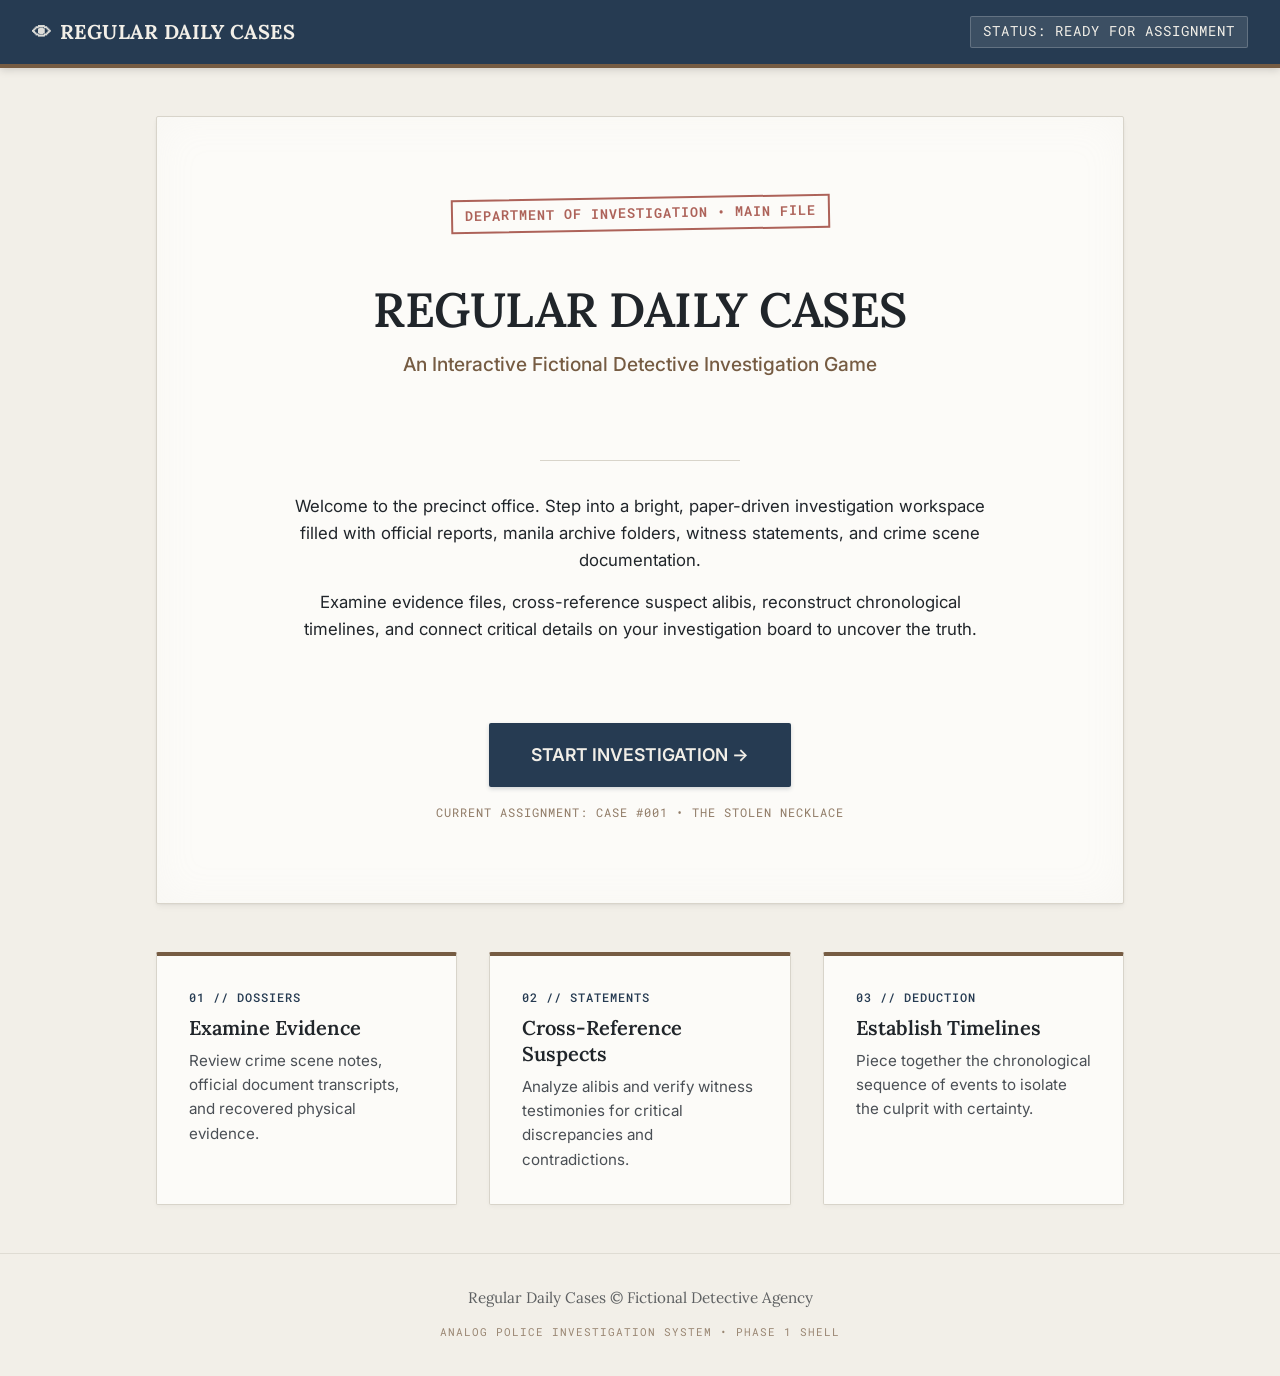
<file: index.html>
<!DOCTYPE html>
<html lang="en">
<head>
    <meta charset="UTF-8">
    <meta name="viewport" content="width=device-width, initial-scale=1.0">
    <title>Regular Daily Cases - Detective Investigation Game</title>
    
    <!-- Typography -->
    <link rel="preconnect" href="https://fonts.googleapis.com">
    <link rel="preconnect" href="https://fonts.gstatic.com" crossorigin>
    <link href="https://fonts.googleapis.com/css2?family=Inter:wght@400;500;600&family=Lora:ital,wght@0,500;0,600;0,700;1,500&family=Roboto+Mono:wght@400;500&display=swap" rel="stylesheet">
    
    <!-- External Stylesheet & Script References -->
    <link rel="stylesheet" href="css/global.css">
    <script src="js/core.js" defer></script>
</head>
<body>

    <div class="app-container">
        
        <header class="global-header">
            <a href="/index.html" class="header-logo">
                <span class="logo-badge">&#128065;</span>
                REGULAR DAILY CASES
            </a>
            <div class="header-case-info">
                STATUS: READY FOR ASSIGNMENT
            </div>
        </header>

        <main class="main-content landing-main">
            
            <section class="paper-card landing-card">
                <div class="mono-text card-stamp">DEPARTMENT OF INVESTIGATION &bull; MAIN FILE</div>
                
                <h1 class="landing-title">REGULAR DAILY CASES</h1>
                <p class="landing-subtitle">An Interactive Fictional Detective Investigation Game</p>
                
                <div class="divider"></div>

                <div class="atmosphere-block">
                    <p>
                        Welcome to the precinct office. Step into a bright, paper-driven investigation workspace filled with official reports, manila archive folders, witness statements, and crime scene documentation.
                    </p>
                    <p>
                        Examine evidence files, cross-reference suspect alibis, reconstruct chronological timelines, and connect critical details on your investigation board to uncover the truth.
                    </p>
                </div>

                <div class="action-zone">
                    <a href="pages/briefing.html" class="btn-primary">
                        START INVESTIGATION &rarr;
                    </a>
                    <span class="action-note mono-text">CURRENT ASSIGNMENT: CASE #001 &bull; THE STOLEN NECKLACE</span>
                </div>
            </section>

            <section class="landing-features">
                <div class="feature-card">
                    <span class="feature-tag mono-text">01 // DOSSIERS</span>
                    <h3>Examine Evidence</h3>
                    <p>Review crime scene notes, official document transcripts, and recovered physical evidence.</p>
                </div>
                
                <div class="feature-card">
                    <span class="feature-tag mono-text">02 // STATEMENTS</span>
                    <h3>Cross-Reference Suspects</h3>
                    <p>Analyze alibis and verify witness testimonies for critical discrepancies and contradictions.</p>
                </div>
                
                <div class="feature-card">
                    <span class="feature-tag mono-text">03 // DEDUCTION</span>
                    <h3>Establish Timelines</h3>
                    <p>Piece together the chronological sequence of events to isolate the culprit with certainty.</p>
                </div>
            </section>

        </main>

        <footer class="global-footer">
            <p>Regular Daily Cases &copy; Fictional Detective Agency</p>
            <span class="footer-subtext mono-text">ANALOG POLICE INVESTIGATION SYSTEM &bull; PHASE 1 SHELL</span>
        </footer>

    </div>

</body>
</html>
</file>
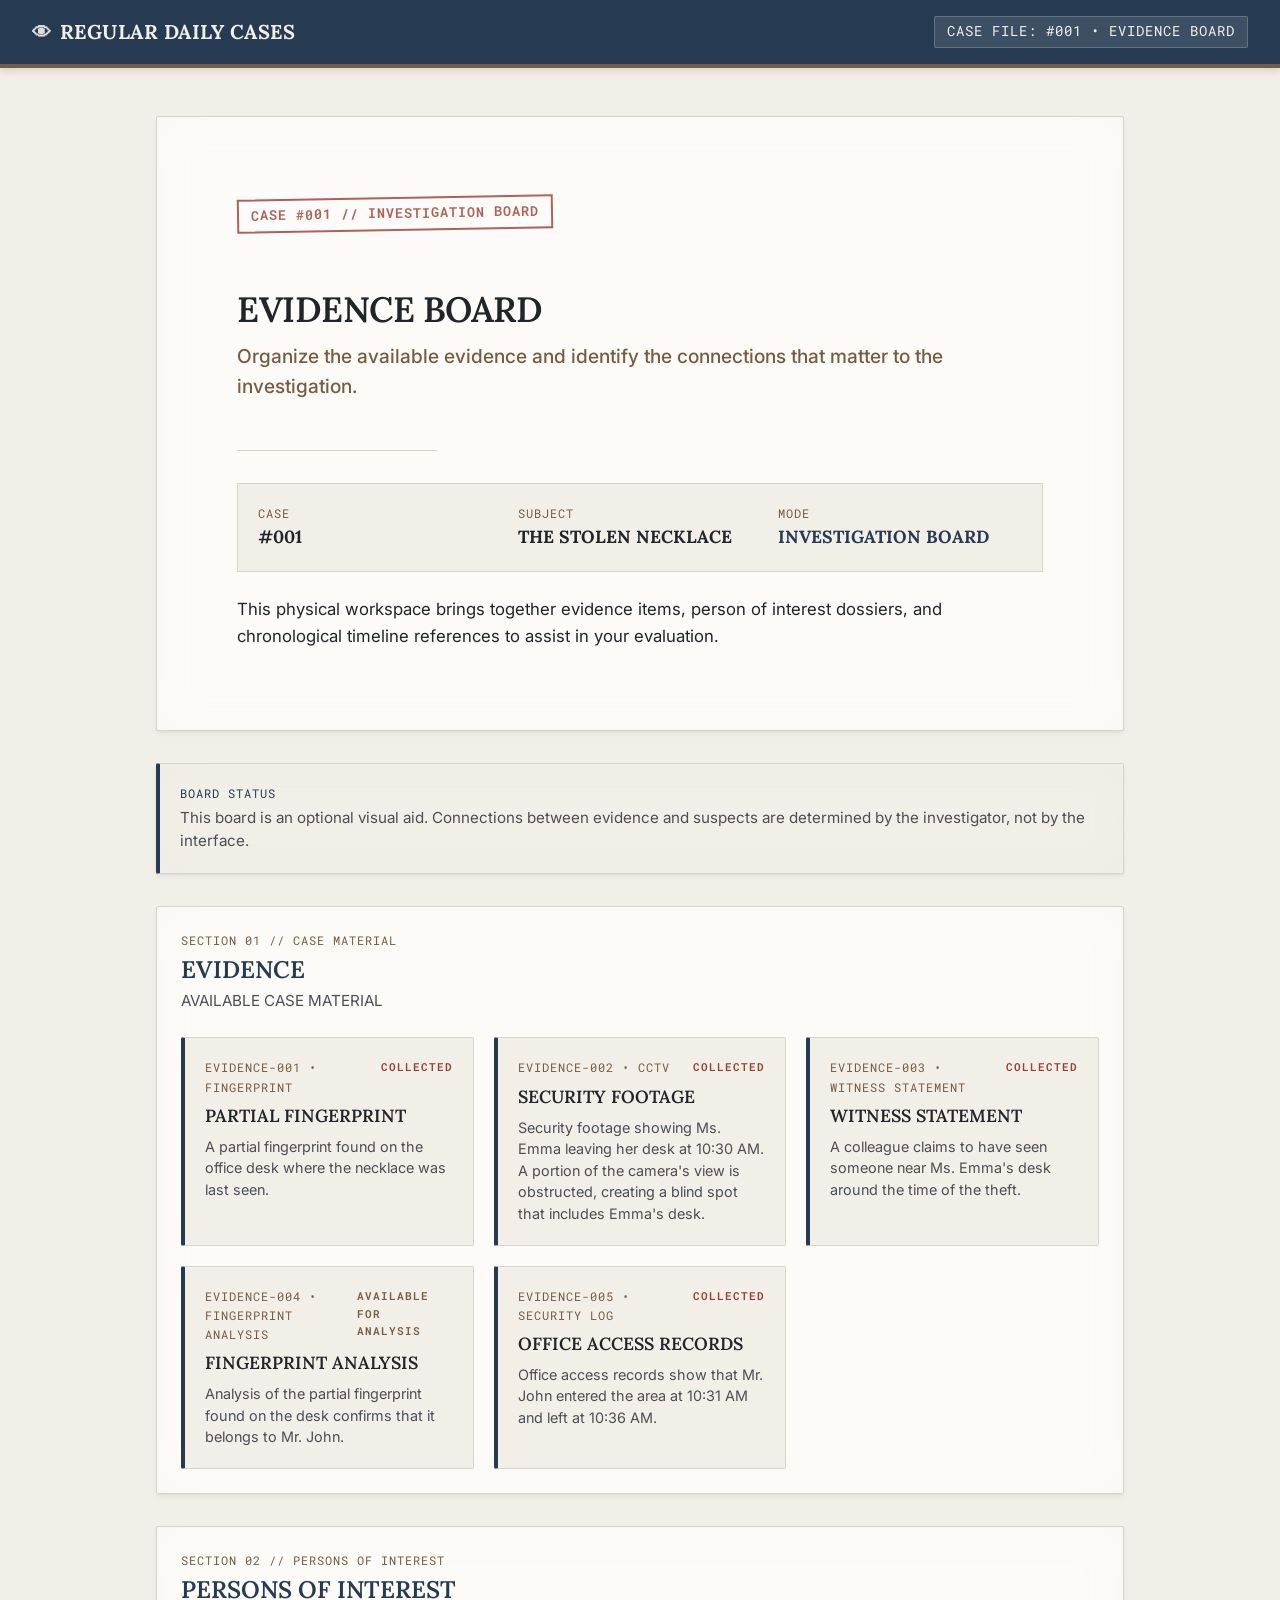
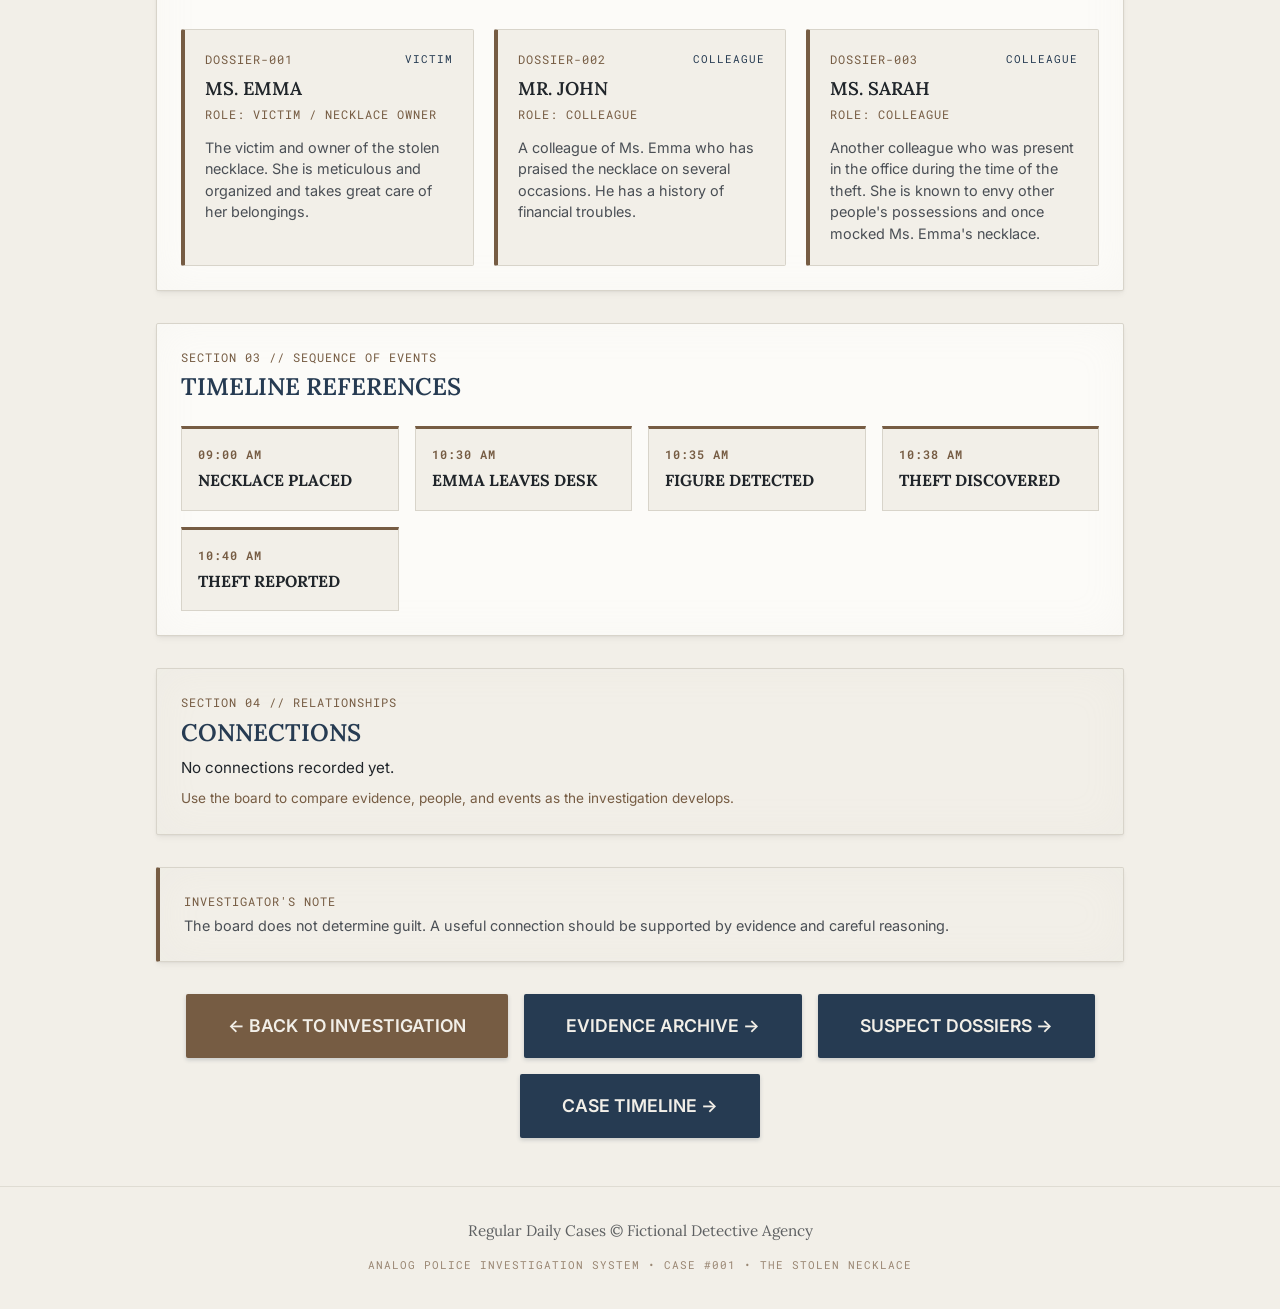
<file: pages/board.html>
<!DOCTYPE html>
<html lang="en">
<head>
    <meta charset="UTF-8">
    <meta name="viewport" content="width=device-width, initial-scale=1.0">
    <title>Investigation Board: Case #001 - Regular Daily Cases</title>
    
    <!-- Typography -->
    <link rel="preconnect" href="https://fonts.googleapis.com">
    <link rel="preconnect" href="https://fonts.gstatic.com" crossorigin>
    <link href="https://fonts.googleapis.com/css2?family=Inter:wght@400;500;600&family=Lora:ital,wght@0,500;0,600;0,700;1,500&family=Roboto+Mono:wght@400;500&display=swap" rel="stylesheet">
    
    <!-- External Stylesheet & Script References -->
    <link rel="stylesheet" href="../css/global.css">
    <script src="../js/core.js" defer></script>
</head>
<body>

    <div class="app-container">
        
        <!-- HEADER -->
        <header class="global-header">
            <a href="../index.html" class="header-logo">
                <span class="logo-badge">&#128065;</span>
                REGULAR DAILY CASES
            </a>
            <div class="header-case-info">
                CASE FILE: #001 &bull; EVIDENCE BOARD
            </div>
        </header>

        <main class="main-content">
            
            <!-- PAGE INTRODUCTION -->
            <section class="paper-card" style="margin-bottom: 2rem;">
                <div class="mono-text card-stamp">CASE #001 // INVESTIGATION BOARD</div>
                
                <h1 class="landing-title" style="font-size: 2.2rem; margin-top: 0.5rem;">EVIDENCE BOARD</h1>
                <p class="landing-subtitle">Organize the available evidence and identify the connections that matter to the investigation.</p>
                
                <div class="divider"></div>

                <div style="display: grid; grid-template-columns: repeat(auto-fit, minmax(200px, 1fr)); gap: 1rem; margin-bottom: 1.5rem; background-color: var(--color-ivory); padding: 1.25rem; border: 1px solid var(--color-paper-gray);">
                    <div>
                        <span class="mono-text" style="font-size: 0.75rem; color: var(--color-vintage-brown); display: block;">CASE</span>
                        <strong style="font-family: var(--font-heading); font-size: 1.1rem;">#001</strong>
                    </div>
                    <div>
                        <span class="mono-text" style="font-size: 0.75rem; color: var(--color-vintage-brown); display: block;">SUBJECT</span>
                        <strong style="font-family: var(--font-heading); font-size: 1.1rem;">THE STOLEN NECKLACE</strong>
                    </div>
                    <div>
                        <span class="mono-text" style="font-size: 0.75rem; color: var(--color-vintage-brown); display: block;">MODE</span>
                        <strong style="font-family: var(--font-heading); font-size: 1.1rem; color: var(--color-police-blue);">INVESTIGATION BOARD</strong>
                    </div>
                </div>

                <p style="font-size: 1.05rem; line-height: 1.6; color: var(--color-dark); max-width: 800px;">
                    This physical workspace brings together evidence items, person of interest dossiers, and chronological timeline references to assist in your evaluation.
                </p>
            </section>

            <!-- BOARD STATUS NOTICE -->
            <section class="paper-card" style="margin-bottom: 2rem; padding: 1.25rem; background-color: var(--color-ivory); border-left: 4px solid var(--color-police-blue);">
                <div class="mono-text" style="font-size: 0.75rem; color: var(--color-police-blue); margin-bottom: 0.25rem;">BOARD STATUS</div>
                <p style="font-size: 0.95rem; color: #4a4f55; line-height: 1.5;">
                    This board is an optional visual aid. Connections between evidence and suspects are determined by the investigator, not by the interface.
                </p>
            </section>

            <!-- MAIN PHYSICAL BOARD CONTAINER -->
            <div style="display: flex; flex-direction: column; gap: 2rem; margin-bottom: 2rem;">
                
                <!-- 1. EVIDENCE SECTION -->
                <section class="paper-card" style="padding: 1.5rem;">
                    <div class="mono-text" style="font-size: 0.75rem; color: var(--color-vintage-brown); margin-bottom: 0.25rem;">SECTION 01 // CASE MATERIAL</div>
                    <h2 style="font-size: 1.5rem; margin-bottom: 0.25rem; color: var(--color-police-blue);">EVIDENCE</h2>
                    <p style="font-size: 0.95rem; color: #4a4f55; margin-bottom: 1.5rem;">AVAILABLE CASE MATERIAL</p>
                    
                    <div style="display: grid; grid-template-columns: repeat(auto-fit, minmax(280px, 1fr)); gap: 1.25rem;">
                        
                        <!-- Evidence 001 -->
                        <div class="paper-card" style="background-color: var(--color-ivory); padding: 1.25rem; border: 1px solid var(--color-paper-gray); border-left: 4px solid var(--color-police-blue); box-shadow: none;" data-evidence-id="evidence-001">
                            <div style="display: flex; justify-content: space-between; align-items: flex-start; margin-bottom: 0.5rem;">
                                <span class="mono-text" style="font-size: 0.75rem; color: var(--color-vintage-brown);">EVIDENCE-001 &bull; FINGERPRINT</span>
                                <span class="mono-text" style="font-size: 0.7rem; color: var(--color-muted-red); font-weight: 600;">COLLECTED</span>
                            </div>
                            <h3 style="font-size: 1.1rem; margin-bottom: 0.5rem; color: var(--color-dark);">PARTIAL FINGERPRINT</h3>
                            <p style="font-size: 0.9rem; color: #4a4f55; line-height: 1.5;">A partial fingerprint found on the office desk where the necklace was last seen.</p>
                        </div>

                        <!-- Evidence 002 -->
                        <div class="paper-card" style="background-color: var(--color-ivory); padding: 1.25rem; border: 1px solid var(--color-paper-gray); border-left: 4px solid var(--color-police-blue); box-shadow: none;" data-evidence-id="evidence-002">
                            <div style="display: flex; justify-content: space-between; align-items: flex-start; margin-bottom: 0.5rem;">
                                <span class="mono-text" style="font-size: 0.75rem; color: var(--color-vintage-brown);">EVIDENCE-002 &bull; CCTV</span>
                                <span class="mono-text" style="font-size: 0.7rem; color: var(--color-muted-red); font-weight: 600;">COLLECTED</span>
                            </div>
                            <h3 style="font-size: 1.1rem; margin-bottom: 0.5rem; color: var(--color-dark);">SECURITY FOOTAGE</h3>
                            <p style="font-size: 0.9rem; color: #4a4f55; line-height: 1.5;">Security footage showing Ms. Emma leaving her desk at 10:30 AM. A portion of the camera's view is obstructed, creating a blind spot that includes Emma's desk.</p>
                        </div>

                        <!-- Evidence 003 -->
                        <div class="paper-card" style="background-color: var(--color-ivory); padding: 1.25rem; border: 1px solid var(--color-paper-gray); border-left: 4px solid var(--color-police-blue); box-shadow: none;" data-evidence-id="evidence-003">
                            <div style="display: flex; justify-content: space-between; align-items: flex-start; margin-bottom: 0.5rem;">
                                <span class="mono-text" style="font-size: 0.75rem; color: var(--color-vintage-brown);">EVIDENCE-003 &bull; WITNESS STATEMENT</span>
                                <span class="mono-text" style="font-size: 0.7rem; color: var(--color-muted-red); font-weight: 600;">COLLECTED</span>
                            </div>
                            <h3 style="font-size: 1.1rem; margin-bottom: 0.5rem; color: var(--color-dark);">WITNESS STATEMENT</h3>
                            <p style="font-size: 0.9rem; color: #4a4f55; line-height: 1.5;">A colleague claims to have seen someone near Ms. Emma's desk around the time of the theft.</p>
                        </div>

                        <!-- Evidence 004 -->
                        <div class="paper-card" style="background-color: var(--color-ivory); padding: 1.25rem; border: 1px solid var(--color-paper-gray); border-left: 4px solid var(--color-police-blue); box-shadow: none;" data-evidence-id="evidence-004">
                            <div style="display: flex; justify-content: space-between; align-items: flex-start; margin-bottom: 0.5rem;">
                                <span class="mono-text" style="font-size: 0.75rem; color: var(--color-vintage-brown);">EVIDENCE-004 &bull; FINGERPRINT ANALYSIS</span>
                                <span class="mono-text" style="font-size: 0.7rem; color: var(--color-vintage-brown); font-weight: 600;">AVAILABLE FOR ANALYSIS</span>
                            </div>
                            <h3 style="font-size: 1.1rem; margin-bottom: 0.5rem; color: var(--color-dark);">FINGERPRINT ANALYSIS</h3>
                            <p style="font-size: 0.9rem; color: #4a4f55; line-height: 1.5;">Analysis of the partial fingerprint found on the desk confirms that it belongs to Mr. John.</p>
                        </div>

                        <!-- Evidence 005 -->
                        <div class="paper-card" style="background-color: var(--color-ivory); padding: 1.25rem; border: 1px solid var(--color-paper-gray); border-left: 4px solid var(--color-police-blue); box-shadow: none;" data-evidence-id="evidence-005">
                            <div style="display: flex; justify-content: space-between; align-items: flex-start; margin-bottom: 0.5rem;">
                                <span class="mono-text" style="font-size: 0.75rem; color: var(--color-vintage-brown);">EVIDENCE-005 &bull; SECURITY LOG</span>
                                <span class="mono-text" style="font-size: 0.7rem; color: var(--color-muted-red); font-weight: 600;">COLLECTED</span>
                            </div>
                            <h3 style="font-size: 1.1rem; margin-bottom: 0.5rem; color: var(--color-dark);">OFFICE ACCESS RECORDS</h3>
                            <p style="font-size: 0.9rem; color: #4a4f55; line-height: 1.5;">Office access records show that Mr. John entered the area at 10:31 AM and left at 10:36 AM.</p>
                        </div>

                    </div>
                </section>

                <!-- 2. SUSPECT SECTION -->
                <section class="paper-card" style="padding: 1.5rem;">
                    <div class="mono-text" style="font-size: 0.75rem; color: var(--color-vintage-brown); margin-bottom: 0.25rem;">SECTION 02 // PERSONS OF INTEREST</div>
                    <h2 style="font-size: 1.5rem; margin-bottom: 1.5rem; color: var(--color-police-blue);">PERSONS OF INTEREST</h2>
                    
                    <div style="display: grid; grid-template-columns: repeat(auto-fit, minmax(280px, 1fr)); gap: 1.25rem;">
                        
                        <!-- Suspect 001 -->
                        <div class="paper-card" style="background-color: var(--color-ivory); padding: 1.25rem; border: 1px solid var(--color-paper-gray); border-left: 4px solid var(--color-vintage-brown); box-shadow: none;" data-suspect-id="suspect-001">
                            <div style="display: flex; justify-content: space-between; align-items: flex-start; margin-bottom: 0.5rem;">
                                <span class="mono-text" style="font-size: 0.75rem; color: var(--color-vintage-brown);">DOSSIER-001</span>
                                <span class="mono-text" style="font-size: 0.7rem; color: var(--color-police-blue);">VICTIM</span>
                            </div>
                            <h3 style="font-size: 1.15rem; margin-bottom: 0.25rem; color: var(--color-dark);">MS. EMMA</h3>
                            <p class="mono-text" style="font-size: 0.75rem; color: var(--color-vintage-brown); margin-bottom: 0.75rem;">ROLE: VICTIM / NECKLACE OWNER</p>
                            <p style="font-size: 0.9rem; color: #4a4f55; line-height: 1.5;">The victim and owner of the stolen necklace. She is meticulous and organized and takes great care of her belongings.</p>
                        </div>

                        <!-- Suspect 002 -->
                        <div class="paper-card" style="background-color: var(--color-ivory); padding: 1.25rem; border: 1px solid var(--color-paper-gray); border-left: 4px solid var(--color-vintage-brown); box-shadow: none;" data-suspect-id="suspect-002">
                            <div style="display: flex; justify-content: space-between; align-items: flex-start; margin-bottom: 0.5rem;">
                                <span class="mono-text" style="font-size: 0.75rem; color: var(--color-vintage-brown);">DOSSIER-002</span>
                                <span class="mono-text" style="font-size: 0.7rem; color: var(--color-police-blue);">COLLEAGUE</span>
                            </div>
                            <h3 style="font-size: 1.15rem; margin-bottom: 0.25rem; color: var(--color-dark);">MR. JOHN</h3>
                            <p class="mono-text" style="font-size: 0.75rem; color: var(--color-vintage-brown); margin-bottom: 0.75rem;">ROLE: COLLEAGUE</p>
                            <p style="font-size: 0.9rem; color: #4a4f55; line-height: 1.5;">A colleague of Ms. Emma who has praised the necklace on several occasions. He has a history of financial troubles.</p>
                        </div>

                        <!-- Suspect 003 -->
                        <div class="paper-card" style="background-color: var(--color-ivory); padding: 1.25rem; border: 1px solid var(--color-paper-gray); border-left: 4px solid var(--color-vintage-brown); box-shadow: none;" data-suspect-id="suspect-003">
                            <div style="display: flex; justify-content: space-between; align-items: flex-start; margin-bottom: 0.5rem;">
                                <span class="mono-text" style="font-size: 0.75rem; color: var(--color-vintage-brown);">DOSSIER-003</span>
                                <span class="mono-text" style="font-size: 0.7rem; color: var(--color-police-blue);">COLLEAGUE</span>
                            </div>
                            <h3 style="font-size: 1.15rem; margin-bottom: 0.25rem; color: var(--color-dark);">MS. SARAH</h3>
                            <p class="mono-text" style="font-size: 0.75rem; color: var(--color-vintage-brown); margin-bottom: 0.75rem;">ROLE: COLLEAGUE</p>
                            <p style="font-size: 0.9rem; color: #4a4f55; line-height: 1.5;">Another colleague who was present in the office during the time of the theft. She is known to envy other people's possessions and once mocked Ms. Emma's necklace.</p>
                        </div>

                    </div>
                </section>

                <!-- 3. TIMELINE REFERENCES SECTION -->
                <section class="paper-card" style="padding: 1.5rem;">
                    <div class="mono-text" style="font-size: 0.75rem; color: var(--color-vintage-brown); margin-bottom: 0.25rem;">SECTION 03 // SEQUENCE OF EVENTS</div>
                    <h2 style="font-size: 1.5rem; margin-bottom: 1.5rem; color: var(--color-police-blue);">TIMELINE REFERENCES</h2>
                    
                    <div style="display: grid; grid-template-columns: repeat(auto-fit, minmax(200px, 1fr)); gap: 1rem;">
                        
                        <div style="background-color: var(--color-ivory); padding: 1rem; border: 1px solid var(--color-paper-gray); border-top: 3px solid var(--color-vintage-brown);">
                            <span class="mono-text" style="font-size: 0.75rem; color: var(--color-vintage-brown); font-weight: 600; display: block; margin-bottom: 0.25rem;">09:00 AM</span>
                            <strong style="font-family: var(--font-heading); font-size: 1rem; color: var(--color-dark); display: block;">NECKLACE PLACED</strong>
                        </div>

                        <div style="background-color: var(--color-ivory); padding: 1rem; border: 1px solid var(--color-paper-gray); border-top: 3px solid var(--color-vintage-brown);">
                            <span class="mono-text" style="font-size: 0.75rem; color: var(--color-vintage-brown); font-weight: 600; display: block; margin-bottom: 0.25rem;">10:30 AM</span>
                            <strong style="font-family: var(--font-heading); font-size: 1rem; color: var(--color-dark); display: block;">EMMA LEAVES DESK</strong>
                        </div>

                        <div style="background-color: var(--color-ivory); padding: 1rem; border: 1px solid var(--color-paper-gray); border-top: 3px solid var(--color-vintage-brown);">
                            <span class="mono-text" style="font-size: 0.75rem; color: var(--color-vintage-brown); font-weight: 600; display: block; margin-bottom: 0.25rem;">10:35 AM</span>
                            <strong style="font-family: var(--font-heading); font-size: 1rem; color: var(--color-dark); display: block;">FIGURE DETECTED</strong>
                        </div>

                        <div style="background-color: var(--color-ivory); padding: 1rem; border: 1px solid var(--color-paper-gray); border-top: 3px solid var(--color-vintage-brown);">
                            <span class="mono-text" style="font-size: 0.75rem; color: var(--color-vintage-brown); font-weight: 600; display: block; margin-bottom: 0.25rem;">10:38 AM</span>
                            <strong style="font-family: var(--font-heading); font-size: 1rem; color: var(--color-dark); display: block;">THEFT DISCOVERED</strong>
                        </div>

                        <div style="background-color: var(--color-ivory); padding: 1rem; border: 1px solid var(--color-paper-gray); border-top: 3px solid var(--color-vintage-brown);">
                            <span class="mono-text" style="font-size: 0.75rem; color: var(--color-vintage-brown); font-weight: 600; display: block; margin-bottom: 0.25rem;">10:40 AM</span>
                            <strong style="font-family: var(--font-heading); font-size: 1rem; color: var(--color-dark); display: block;">THEFT REPORTED</strong>
                        </div>

                    </div>
                </section>

                <!-- 4. EMPTY CONNECTION AREA -->
                <section class="paper-card" style="padding: 1.5rem; background-color: var(--color-ivory);">
                    <div class="mono-text" style="font-size: 0.75rem; color: var(--color-vintage-brown); margin-bottom: 0.25rem;">SECTION 04 // RELATIONSHIPS</div>
                    <h2 style="font-size: 1.5rem; margin-bottom: 0.5rem; color: var(--color-police-blue);">CONNECTIONS</h2>
                    <p style="font-size: 0.95rem; color: var(--color-dark); margin-bottom: 0.5rem;">No connections recorded yet.</p>
                    <p style="font-size: 0.85rem; color: var(--color-vintage-brown);">Use the board to compare evidence, people, and events as the investigation develops.</p>
                </section>

            </div>

            <!-- INVESTIGATOR'S NOTE -->
            <section class="paper-card" style="margin-bottom: 2rem; padding: 1.5rem; background-color: var(--color-ivory); border-left: 4px solid var(--color-vintage-brown);">
                <div class="mono-text" style="font-size: 0.75rem; color: var(--color-vintage-brown); margin-bottom: 0.25rem;">INVESTIGATOR'S NOTE</div>
                <p style="font-size: 0.9rem; color: #4a4f55; line-height: 1.5;">
                    The board does not determine guilt. A useful connection should be supported by evidence and careful reasoning.
                </p>
            </section>

            <!-- NAVIGATION AREA -->
            <div class="action-zone" style="margin-top: 2rem; display: flex; flex-direction: row; flex-wrap: wrap; justify-content: center; gap: 1rem;">
                <a href="investigation.html" class="btn-primary" style="background-color: var(--color-vintage-brown);">
                    &larr; BACK TO INVESTIGATION
                </a>
                <a href="evidence.html" class="btn-primary">
                    EVIDENCE ARCHIVE &rarr;
                </a>
                <a href="suspects.html" class="btn-primary">
                    SUSPECT DOSSIERS &rarr;
                </a>
                <a href="timeline.html" class="btn-primary">
                    CASE TIMELINE &rarr;
                </a>
            </div>

        </main>

        <!-- FOOTER -->
        <footer class="global-footer">
            <p>Regular Daily Cases &copy; Fictional Detective Agency</p>
            <span class="footer-subtext mono-text">ANALOG POLICE INVESTIGATION SYSTEM &bull; CASE #001 &bull; THE STOLEN NECKLACE</span>
        </footer>

    </div>

</body>
</html>
</file>
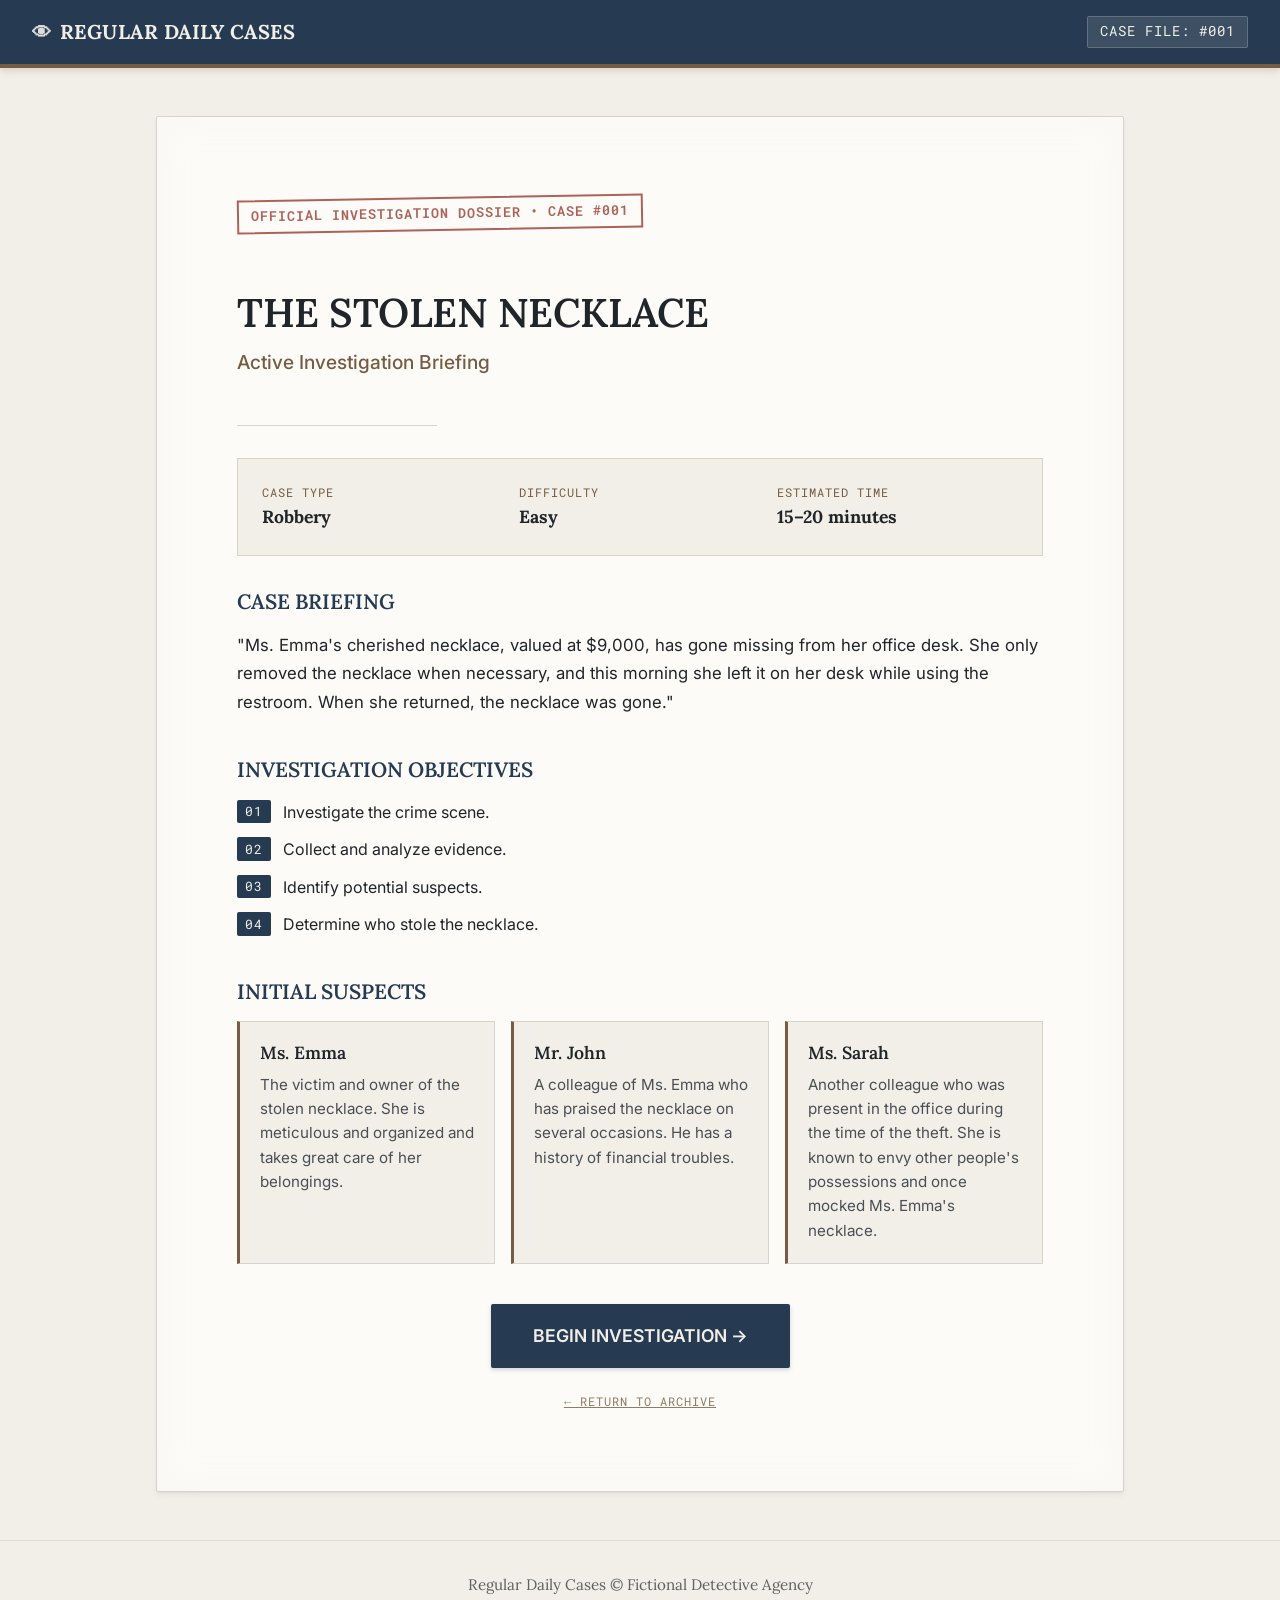
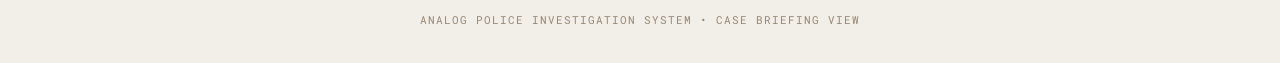
<file: pages/briefing.html>
<!DOCTYPE html>
<html lang="en">
<head>
    <meta charset="UTF-8">
    <meta name="viewport" content="width=device-width, initial-scale=1.0">
    <title>Case Briefing #001: The Stolen Necklace - Regular Daily Cases</title>
    
    <!-- Typography -->
    <link rel="preconnect" href="https://fonts.googleapis.com">
    <link rel="preconnect" href="https://fonts.gstatic.com" crossorigin>
    <link href="https://fonts.googleapis.com/css2?family=Inter:wght@400;500;600&family=Lora:ital,wght@0,500;0,600;0,700;1,500&family=Roboto+Mono:wght@400;500&display=swap" rel="stylesheet">
    
    <!-- External Stylesheet & Script References -->
    <link rel="stylesheet" href="../css/global.css">
    <script src="../js/core.js" defer></script>
</head>
<body>

    <div class="app-container">
        
        <header class="global-header">
            <a href="/index.html" class="header-logo">
                <span class="logo-badge">&#128065;</span>
                REGULAR DAILY CASES
            </a>
            <div class="header-case-info">
                CASE FILE: #001
            </div>
        </header>

        <main class="main-content">
            
            <section class="paper-card">
                <div class="mono-text card-stamp">OFFICIAL INVESTIGATION DOSSIER &bull; CASE #001</div>
                
                <h1 class="landing-title" style="font-size: 2.5rem; margin-top: 0.5rem;">THE STOLEN NECKLACE</h1>
                <p class="landing-subtitle">Active Investigation Briefing</p>
                
                <div class="divider"></div>

                <div style="display: grid; grid-template-columns: repeat(auto-fit, minmax(200px, 1fr)); gap: 1rem; margin-bottom: 2rem; background-color: var(--color-ivory); padding: 1.5rem; border: 1px solid var(--color-paper-gray);">
                    <div>
                        <span class="mono-text" style="font-size: 0.75rem; color: var(--color-vintage-brown); display: block;">CASE TYPE</span>
                        <strong style="font-family: var(--font-heading); font-size: 1.1rem;">Robbery</strong>
                    </div>
                    <div>
                        <span class="mono-text" style="font-size: 0.75rem; color: var(--color-vintage-brown); display: block;">DIFFICULTY</span>
                        <strong style="font-family: var(--font-heading); font-size: 1.1rem;">Easy</strong>
                    </div>
                    <div>
                        <span class="mono-text" style="font-size: 0.75rem; color: var(--color-vintage-brown); display: block;">ESTIMATED TIME</span>
                        <strong style="font-family: var(--font-heading); font-size: 1.1rem;">15–20 minutes</strong>
                    </div>
                </div>

                <div style="margin-bottom: 2.5rem;">
                    <h2 style="font-size: 1.3rem; margin-bottom: 1rem; color: var(--color-police-blue);">CASE BRIEFING</h2>
                    <p style="font-size: 1.05rem; line-height: 1.7; color: var(--color-dark);">
                        "Ms. Emma's cherished necklace, valued at $9,000, has gone missing from her office desk. She only removed the necklace when necessary, and this morning she left it on her desk while using the restroom. When she returned, the necklace was gone."
                    </p>
                </div>

                <div style="margin-bottom: 2.5rem;">
                    <h2 style="font-size: 1.3rem; margin-bottom: 1rem; color: var(--color-police-blue);">INVESTIGATION OBJECTIVES</h2>
                    <ul style="list-style-type: none; padding: 0; display: flex; flex-direction: column; gap: 0.75rem;">
                        <li style="display: flex; align-items: flex-start; gap: 0.75rem; font-size: 1rem;">
                            <span class="mono-text" style="background-color: var(--color-police-blue); color: var(--color-ivory); padding: 0.1rem 0.5rem; font-size: 0.8rem; border-radius: 2px;">01</span>
                            Investigate the crime scene.
                        </li>
                        <li style="display: flex; align-items: flex-start; gap: 0.75rem; font-size: 1rem;">
                            <span class="mono-text" style="background-color: var(--color-police-blue); color: var(--color-ivory); padding: 0.1rem 0.5rem; font-size: 0.8rem; border-radius: 2px;">02</span>
                            Collect and analyze evidence.
                        </li>
                        <li style="display: flex; align-items: flex-start; gap: 0.75rem; font-size: 1rem;">
                            <span class="mono-text" style="background-color: var(--color-police-blue); color: var(--color-ivory); padding: 0.1rem 0.5rem; font-size: 0.8rem; border-radius: 2px;">03</span>
                            Identify potential suspects.
                        </li>
                        <li style="display: flex; align-items: flex-start; gap: 0.75rem; font-size: 1rem;">
                            <span class="mono-text" style="background-color: var(--color-police-blue); color: var(--color-ivory); padding: 0.1rem 0.5rem; font-size: 0.8rem; border-radius: 2px;">04</span>
                            Determine who stole the necklace.
                        </li>
                    </ul>
                </div>

                <div style="margin-bottom: 2.5rem;">
                    <h2 style="font-size: 1.3rem; margin-bottom: 1rem; color: var(--color-police-blue);">INITIAL SUSPECTS</h2>
                    <div style="display: grid; grid-template-columns: repeat(auto-fit, minmax(240px, 1fr)); gap: 1rem;">
                        <div style="background-color: var(--color-ivory); padding: 1.25rem; border: 1px solid var(--color-paper-gray); border-left: 3px solid var(--color-vintage-brown);">
                            <h3 style="font-size: 1.1rem; margin-bottom: 0.5rem;">Ms. Emma</h3>
                            <p style="font-size: 0.95rem; color: #4a4f55;">The victim and owner of the stolen necklace. She is meticulous and organized and takes great care of her belongings.</p>
                        </div>
                        <div style="background-color: var(--color-ivory); padding: 1.25rem; border: 1px solid var(--color-paper-gray); border-left: 3px solid var(--color-vintage-brown);">
                            <h3 style="font-size: 1.1rem; margin-bottom: 0.5rem;">Mr. John</h3>
                            <p style="font-size: 0.95rem; color: #4a4f55;">A colleague of Ms. Emma who has praised the necklace on several occasions. He has a history of financial troubles.</p>
                        </div>
                        <div style="background-color: var(--color-ivory); padding: 1.25rem; border: 1px solid var(--color-paper-gray); border-left: 3px solid var(--color-vintage-brown);">
                            <h3 style="font-size: 1.1rem; margin-bottom: 0.5rem;">Ms. Sarah</h3>
                            <p style="font-size: 0.95rem; color: #4a4f55;">Another colleague who was present in the office during the time of the theft. She is known to envy other people's possessions and once mocked Ms. Emma's necklace.</p>
                        </div>
                    </div>
                </div>

                <div class="action-zone" style="margin-top: 2rem;">
                    <a href="investigation.html" class="btn-primary">
                        BEGIN INVESTIGATION &rarr;
                    </a>
                    <a href="../index.html" class="action-note mono-text" style="text-decoration: underline; margin-top: 0.5rem; display: inline-block;">
                        &larr; RETURN TO ARCHIVE
                    </a>
                </div>
            </section>

        </main>

        <footer class="global-footer">
            <p>Regular Daily Cases &copy; Fictional Detective Agency</p>
            <span class="footer-subtext mono-text">ANALOG POLICE INVESTIGATION SYSTEM &bull; CASE BRIEFING VIEW</span>
        </footer>

    </div>

</body>
</html>
</file>
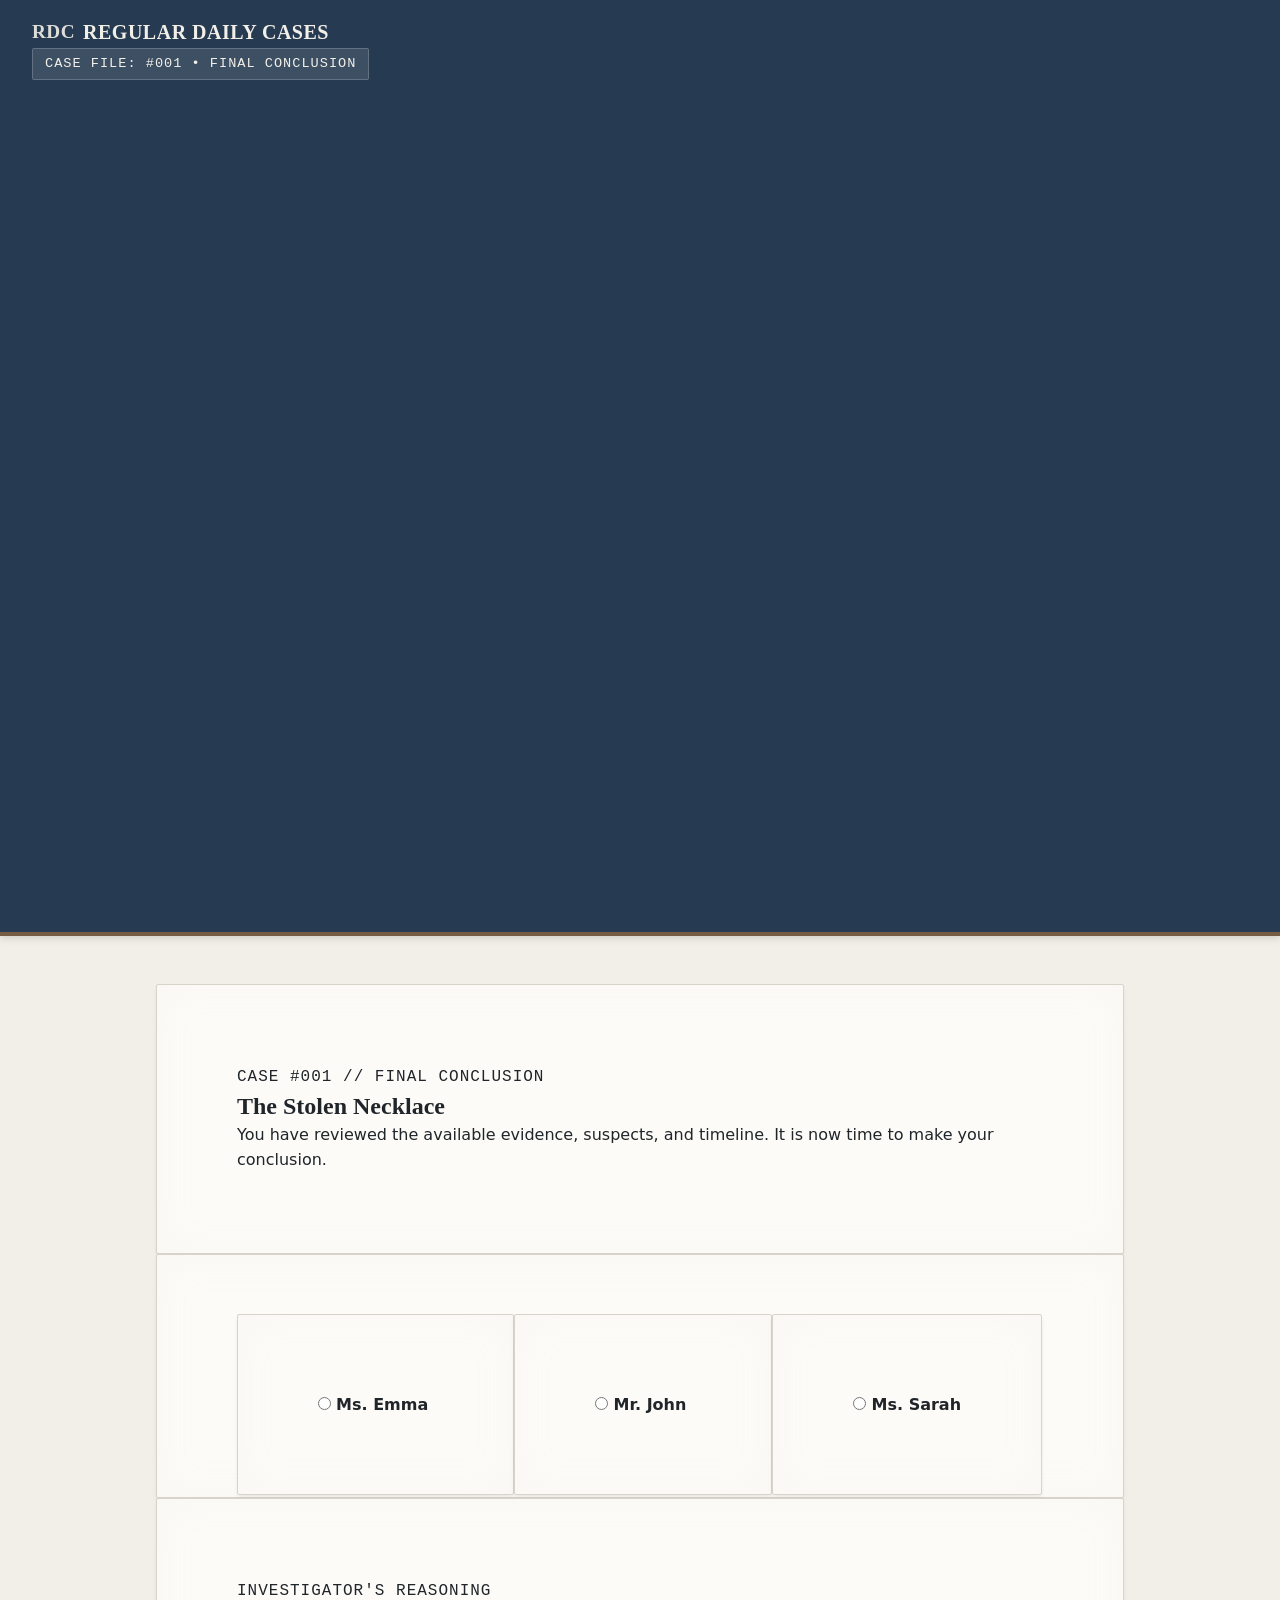
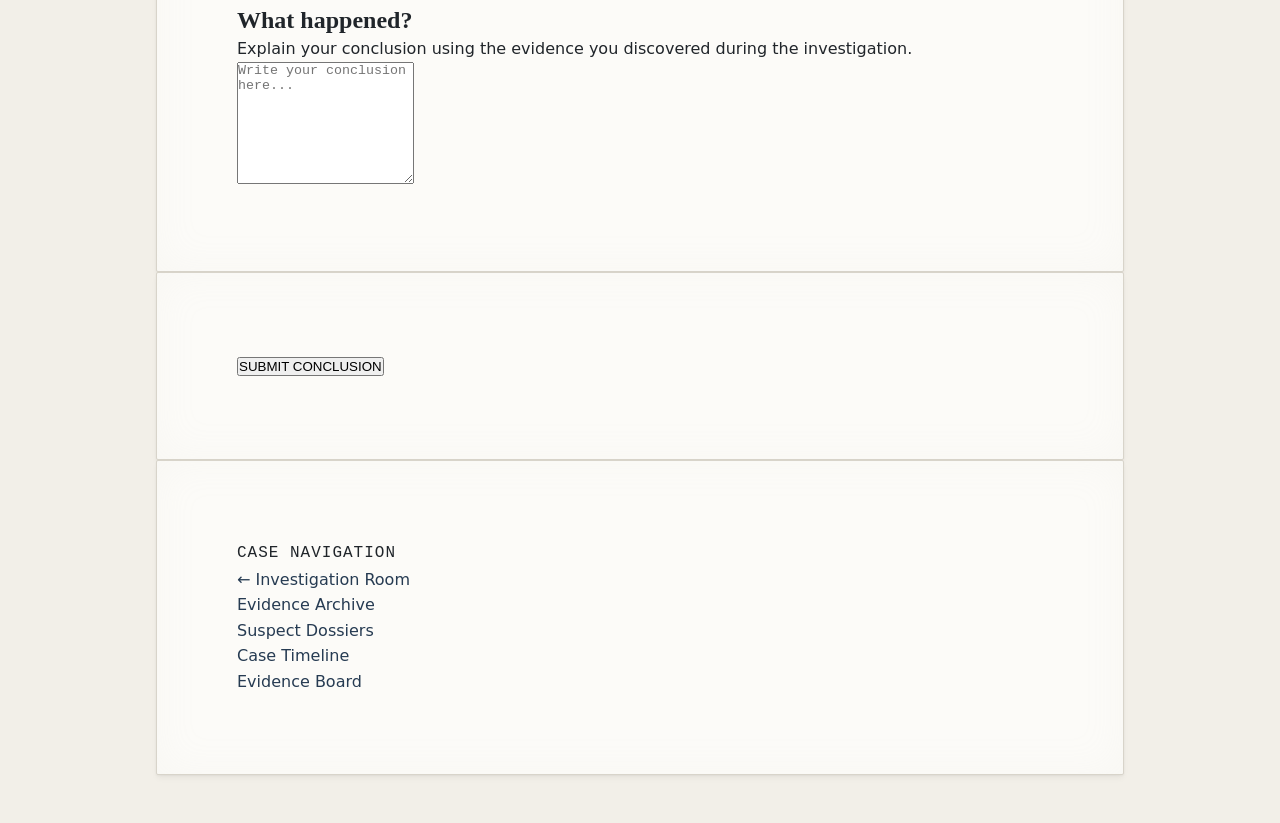
<file: pages/conclusion.html>
<!DOCTYPE html>
<html lang="en">

<head>
    <meta charset="UTF-8">
    <meta name="viewport" content="width=device-width, initial-scale=1.0">

    <title>Case Conclusion | Regular Daily Cases</title>

    <link rel="stylesheet" href="../css/global.css">

    <script src="../js/core.js" defer></script>
    <script src="../js/session.js" defer></script>
    <script src="../js/conclusion.js" defer></script>
</head>

<body>

    <header class="global-header">

        <div class="app-container header-content">

            <a href="../index.html" class="header-logo">
                <span class="logo-badge">RDC</span>
                <span>REGULAR DAILY CASES</span>
            </a>

            <div class="header-case-info">
                CASE FILE: <span id="header-case-id">#001</span>
                • FINAL CONCLUSION
            </div>

        </div>

    </header>


    <main class="app-container main-content">


        <section class="paper-card">

            <div class="mono-text">
                CASE #<span id="case-number">001</span>
                // FINAL CONCLUSION
            </div>

            <h1 id="case-title">
                The Stolen Necklace
            </h1>

            <p>
                You have reviewed the available evidence,
                suspects, and timeline.
                It is now time to make your conclusion.
            </p>

        </section>


        <section class="paper-card">

            <div class="mono-text">
                SELECT SUSPECT
            </div>

            <h2>
                Who do you believe is responsible?
            </h2>

            <div id="suspect-options">

                <label class="paper-card">
                    <input
                        type="radio"
                        name="suspect"
                        value="Ms. Emma"
                    >
                    <strong>Ms. Emma</strong>
                </label>

                <label class="paper-card">
                    <input
                        type="radio"
                        name="suspect"
                        value="Mr. John"
                    >
                    <strong>Mr. John</strong>
                </label>

                <label class="paper-card">
                    <input
                        type="radio"
                        name="suspect"
                        value="Ms. Sarah"
                    >
                    <strong>Ms. Sarah</strong>
                </label>

            </div>

        </section>


        <section class="paper-card">

            <div class="mono-text">
                INVESTIGATOR'S REASONING
            </div>

            <h2>
                What happened?
            </h2>

            <p>
                Explain your conclusion using the evidence
                you discovered during the investigation.
            </p>

            <textarea
                id="reasoning"
                rows="8"
                placeholder="Write your conclusion here..."
            ></textarea>

        </section>


        <section class="paper-card">

            <button
                type="button"
                class="button"
                id="submit-conclusion"
            >
                SUBMIT CONCLUSION
            </button>

        </section>


        <section
            class="paper-card"
            id="result-panel"
            hidden
        >
        </section>


        <nav class="paper-card">

            <div class="mono-text">
                CASE NAVIGATION
            </div>

            <p>
                <a href="investigation.html">
                    ← Investigation Room
                </a>
            </p>

            <p>
                <a href="evidence.html">
                    Evidence Archive
                </a>
            </p>

            <p>
                <a href="suspects.html">
                    Suspect Dossiers
                </a>
            </p>

            <p>
                <a href="timeline.html">
                    Case Timeline
                </a>
            </p>

            <p>
                <a href="board.html">
                    Evidence Board
                </a>
            </p>

        </nav>

    </main>

</body>

</html>
</file>
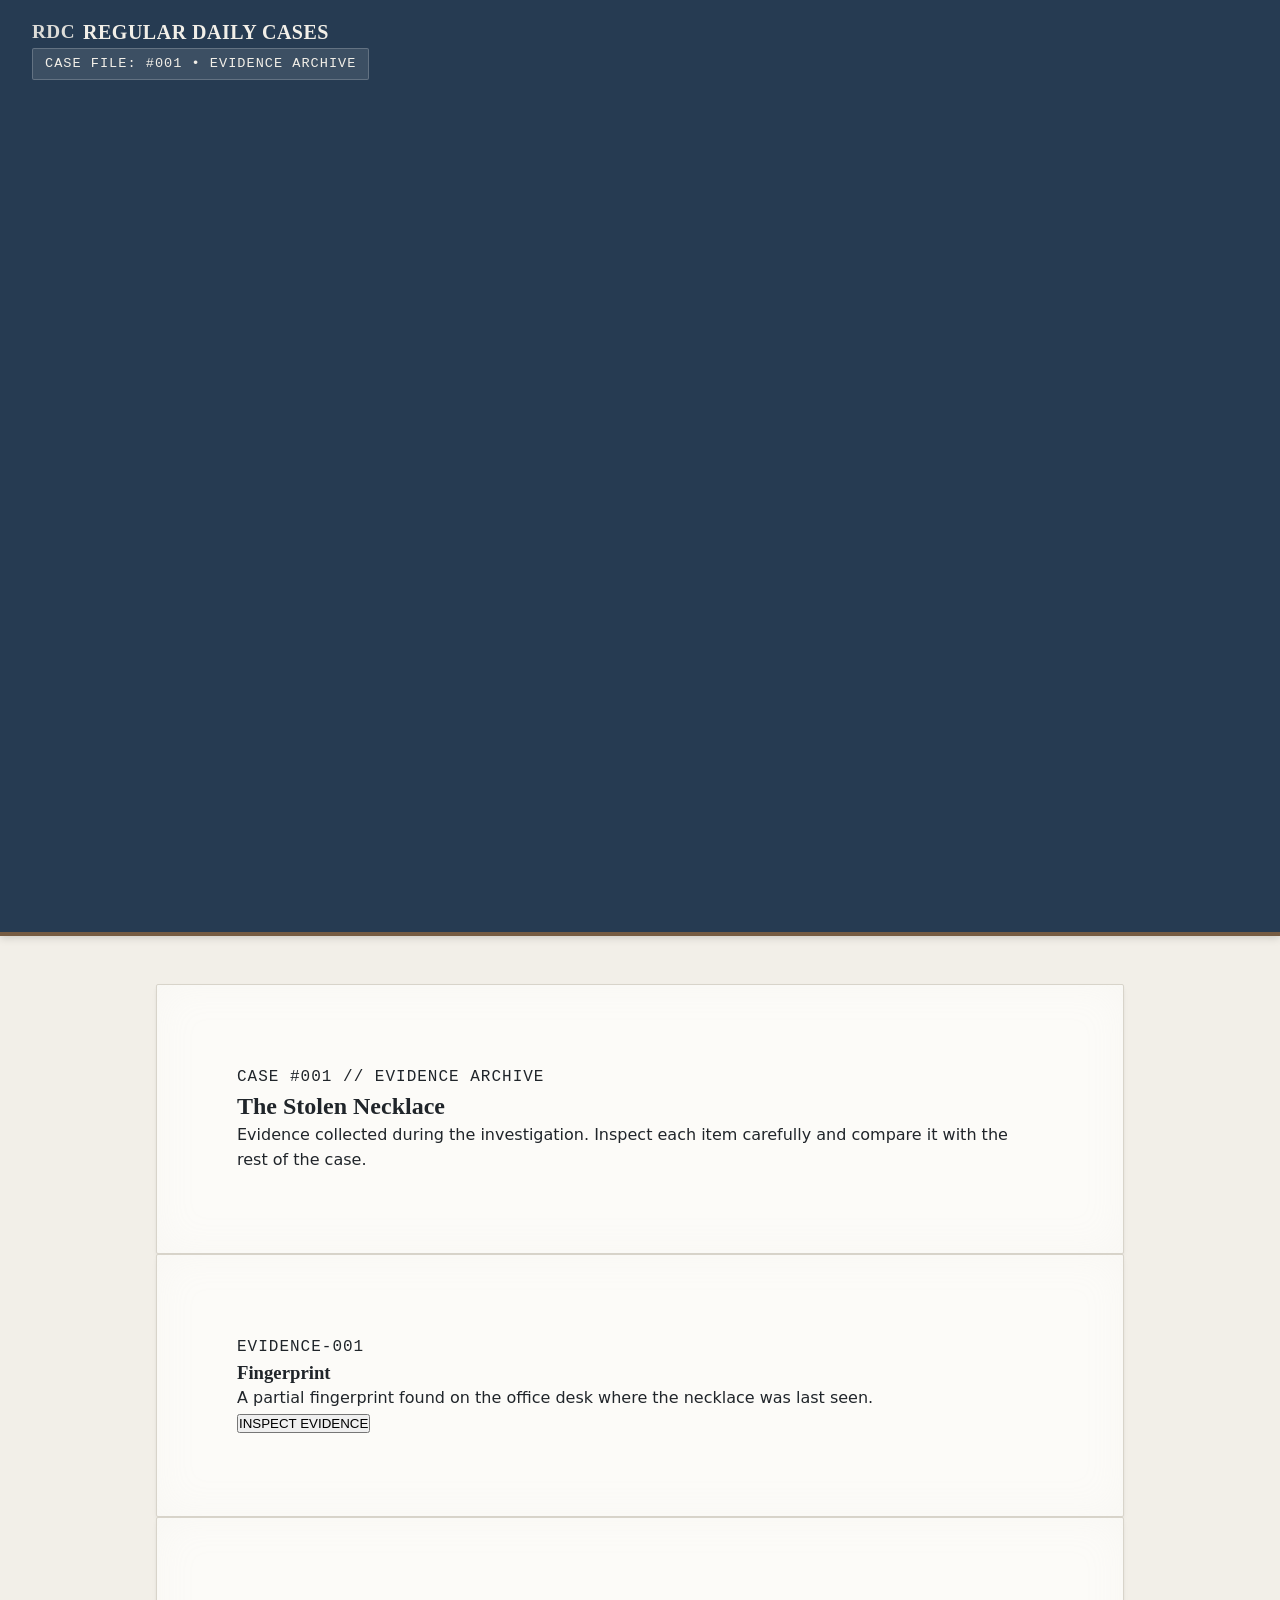
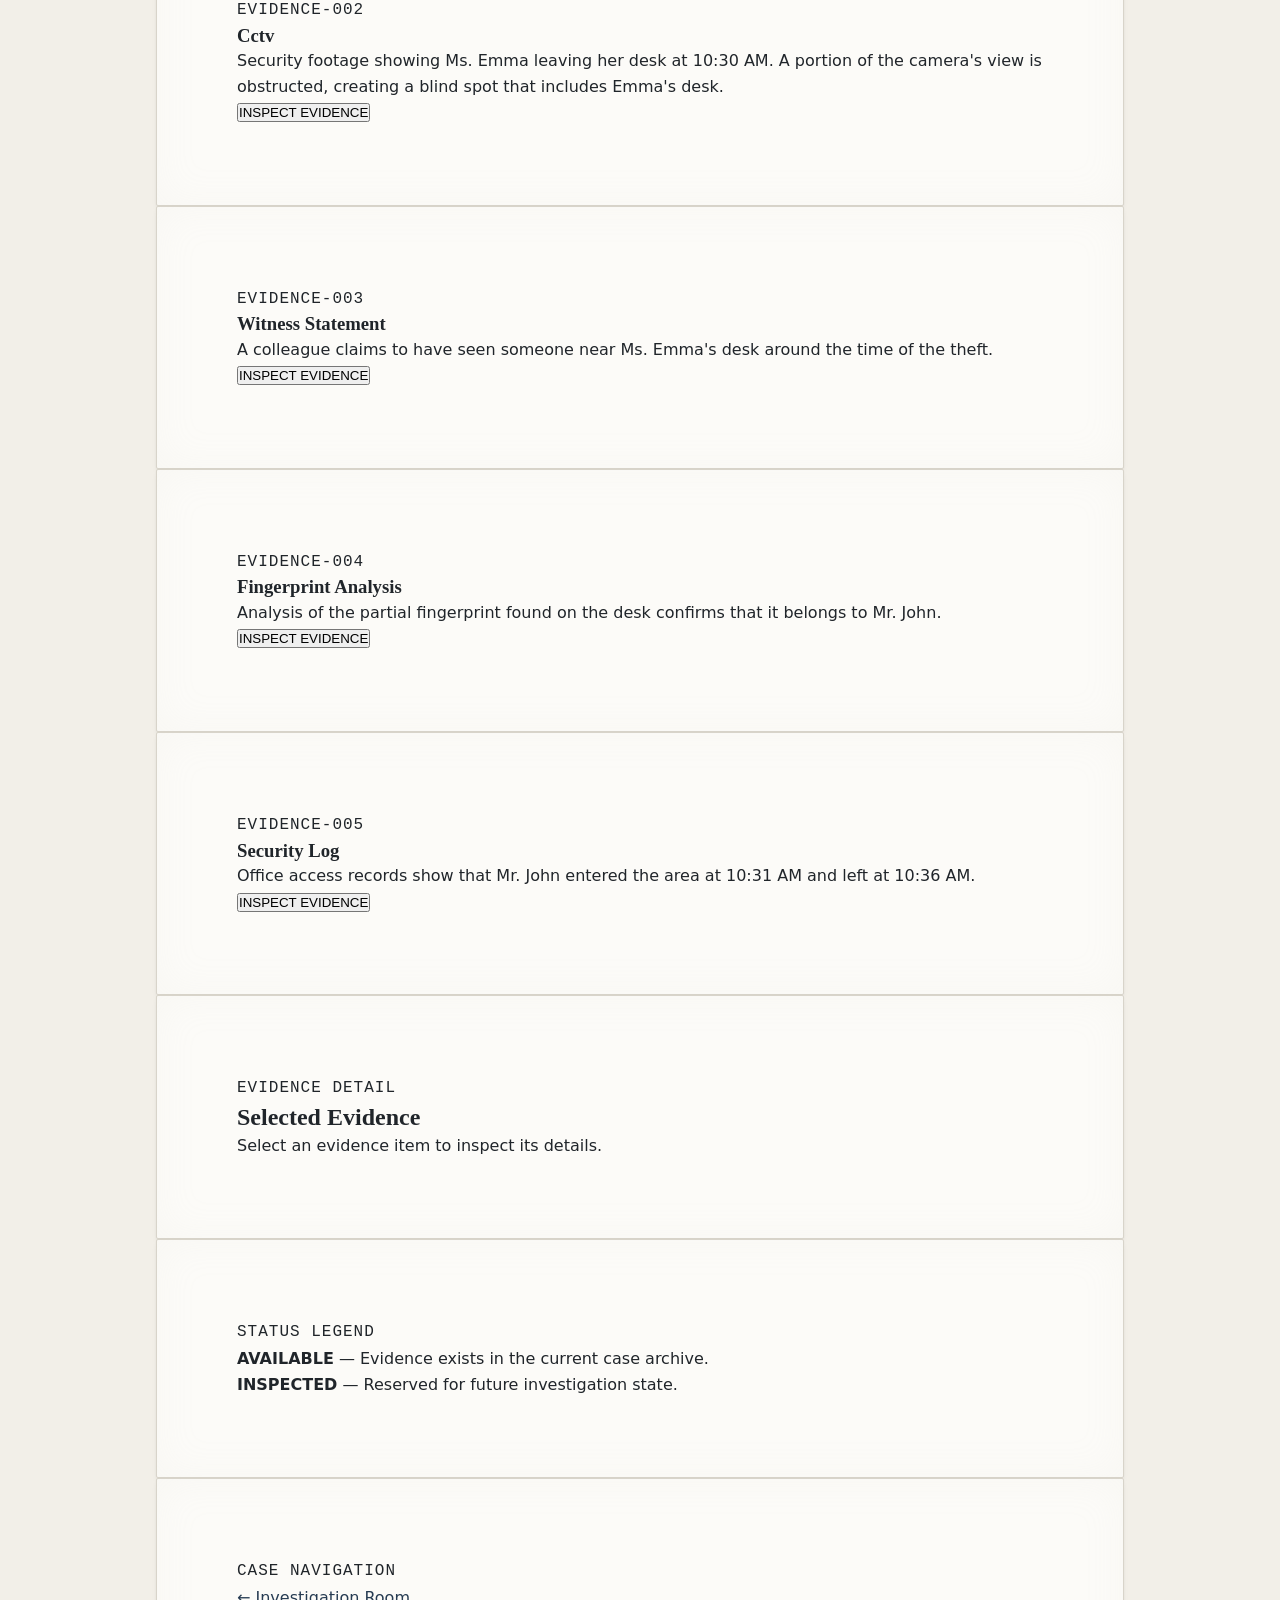
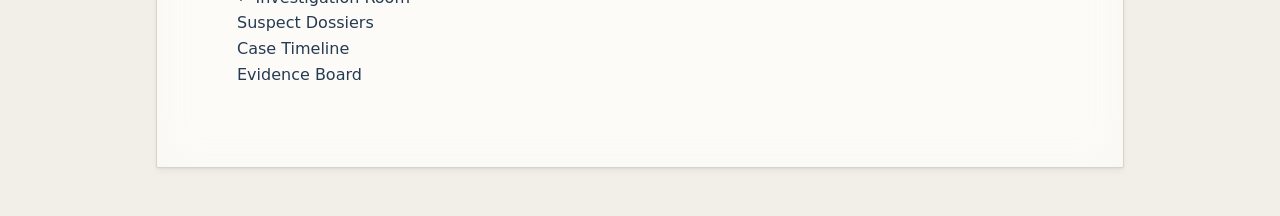
<file: pages/evidence.html>
<!DOCTYPE html>
<html lang="en">

<head>
    <meta charset="UTF-8">
    <meta name="viewport" content="width=device-width, initial-scale=1.0">

    <title>Evidence Archive | Regular Daily Cases</title>

    <link rel="stylesheet" href="../css/global.css">

    <script src="../js/core.js" defer></script>
    <script src="../js/case-loader.js" defer></script>
    <script src="../js/session.js" defer></script>
    <script src="../js/evidence.js" defer></script>
</head>

<body>

    <header class="global-header">
        <div class="app-container header-content">

            <a href="../index.html" class="header-logo">
                <span class="logo-badge">RDC</span>
                <span>REGULAR DAILY CASES</span>
            </a>

            <div class="header-case-info">
                CASE FILE: <span id="header-case-id">#001</span> • EVIDENCE ARCHIVE
            </div>

        </div>
    </header>


    <main class="app-container main-content">

        <section class="paper-card">

            <div class="mono-text">
                CASE #<span id="case-number">001</span> // EVIDENCE ARCHIVE
            </div>

            <h1 id="case-title">Loading case...</h1>

            <p>
                Evidence collected during the investigation.
                Inspect each item carefully and compare it with
                the rest of the case.
            </p>

        </section>


        <section>

            <div id="evidence-list">
                <article class="paper-card">
                    <p>Loading evidence...</p>
                </article>
            </div>

        </section>


        <section class="paper-card">

            <div class="mono-text">
                EVIDENCE DETAIL
            </div>

            <h2>Selected Evidence</h2>

            <div id="evidence-detail">
                <p>
                    Select an evidence item to inspect its details.
                </p>
            </div>

        </section>


        <section class="paper-card">

            <div class="mono-text">
                STATUS LEGEND
            </div>

            <p>
                <strong>AVAILABLE</strong>
                — Evidence exists in the current case archive.
            </p>

            <p>
                <strong>INSPECTED</strong>
                — Reserved for future investigation state.
            </p>

        </section>


        <nav class="paper-card">

            <div class="mono-text">
                CASE NAVIGATION
            </div>

            <p>
                <a href="investigation.html">
                    ← Investigation Room
                </a>
            </p>

            <p>
                <a href="suspects.html">
                    Suspect Dossiers
                </a>
            </p>

            <p>
                <a href="timeline.html">
                    Case Timeline
                </a>
            </p>

            <p>
                <a href="board.html">
                    Evidence Board
                </a>
            </p>

        </nav>

    </main>

</body>

</html>
</file>
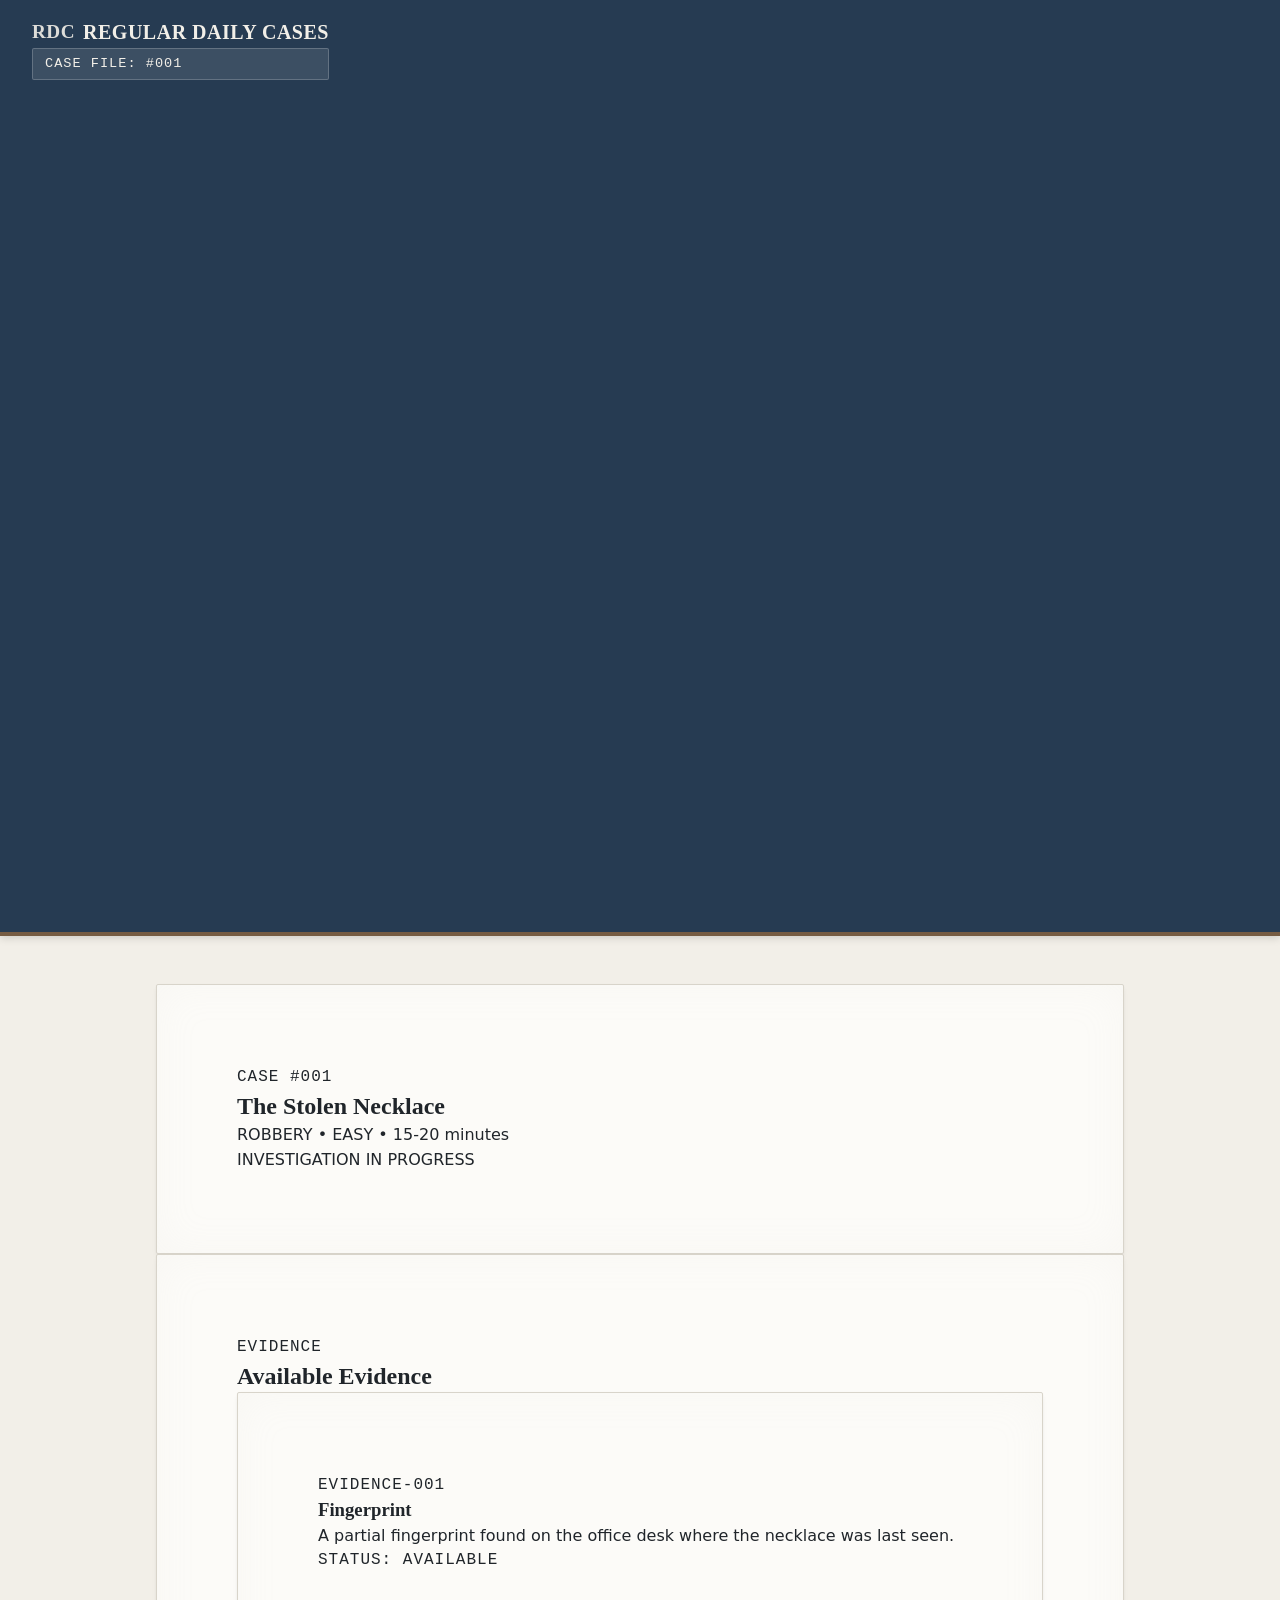
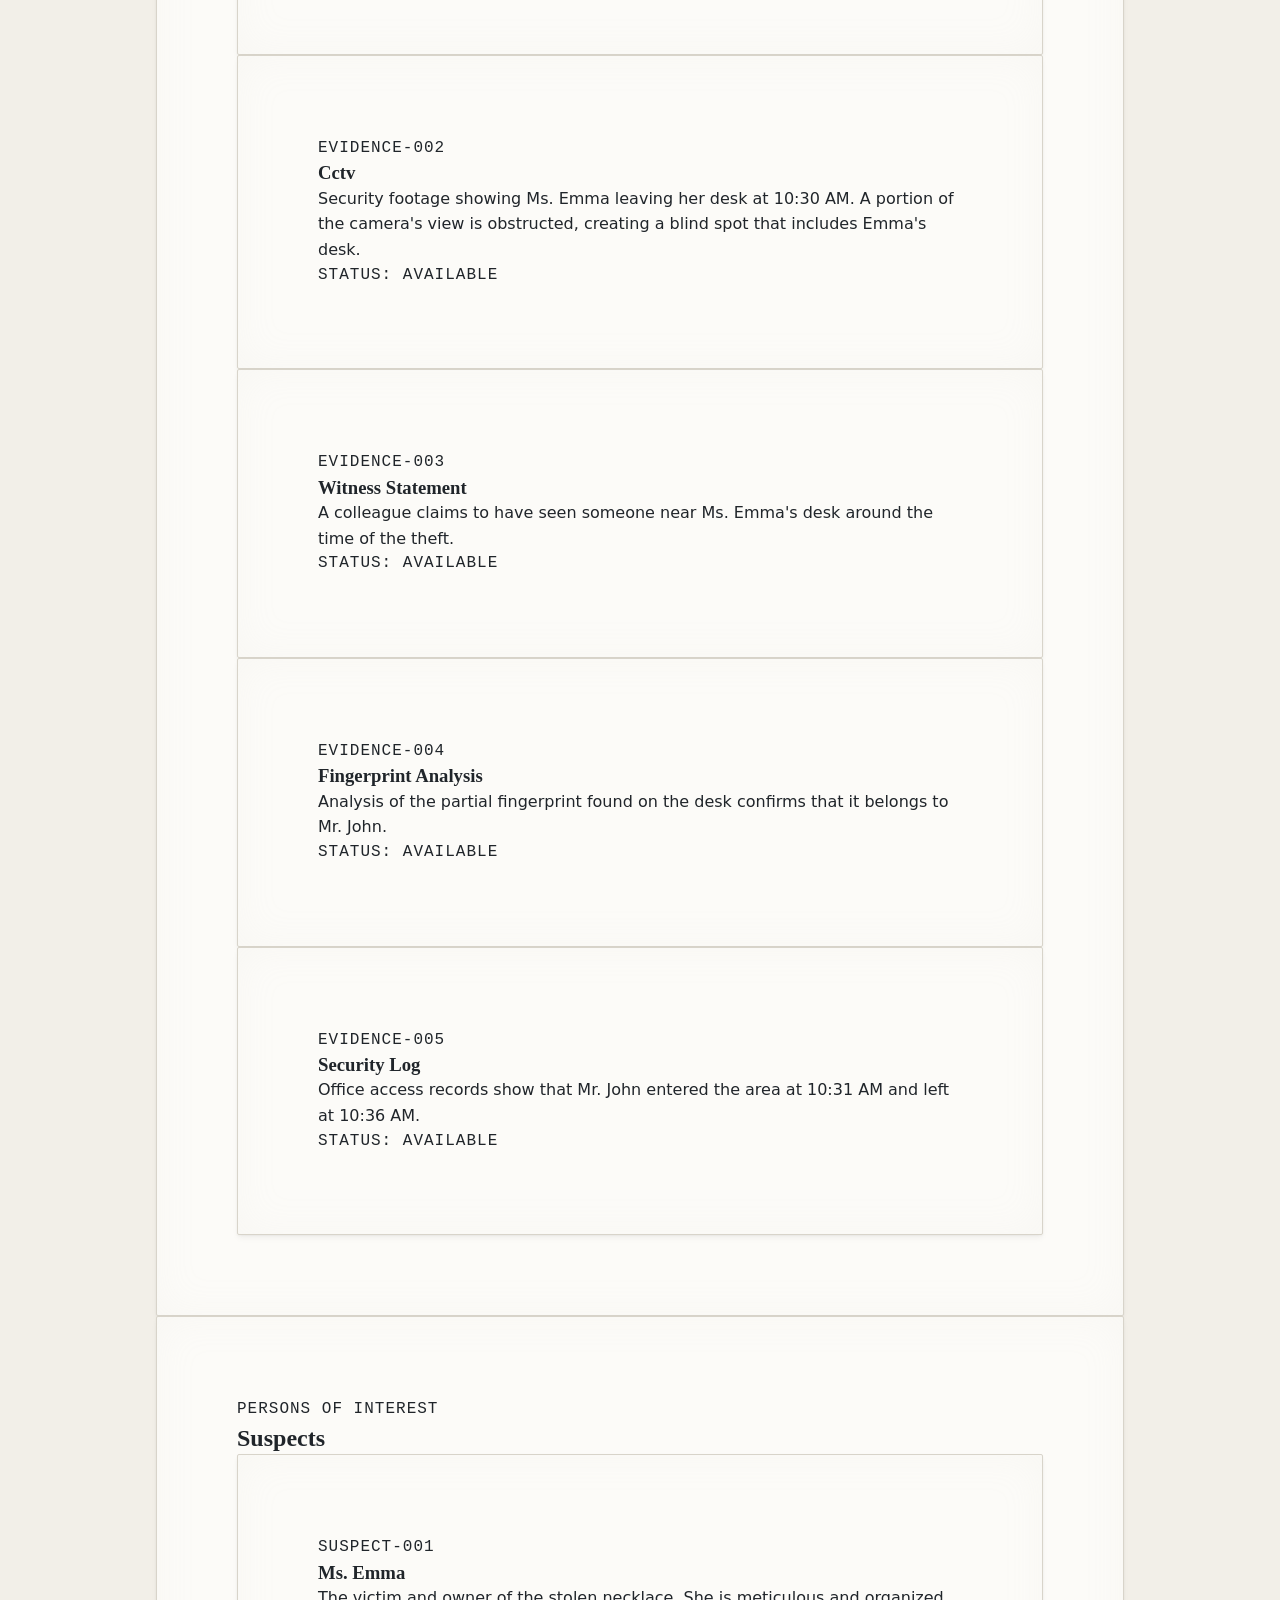
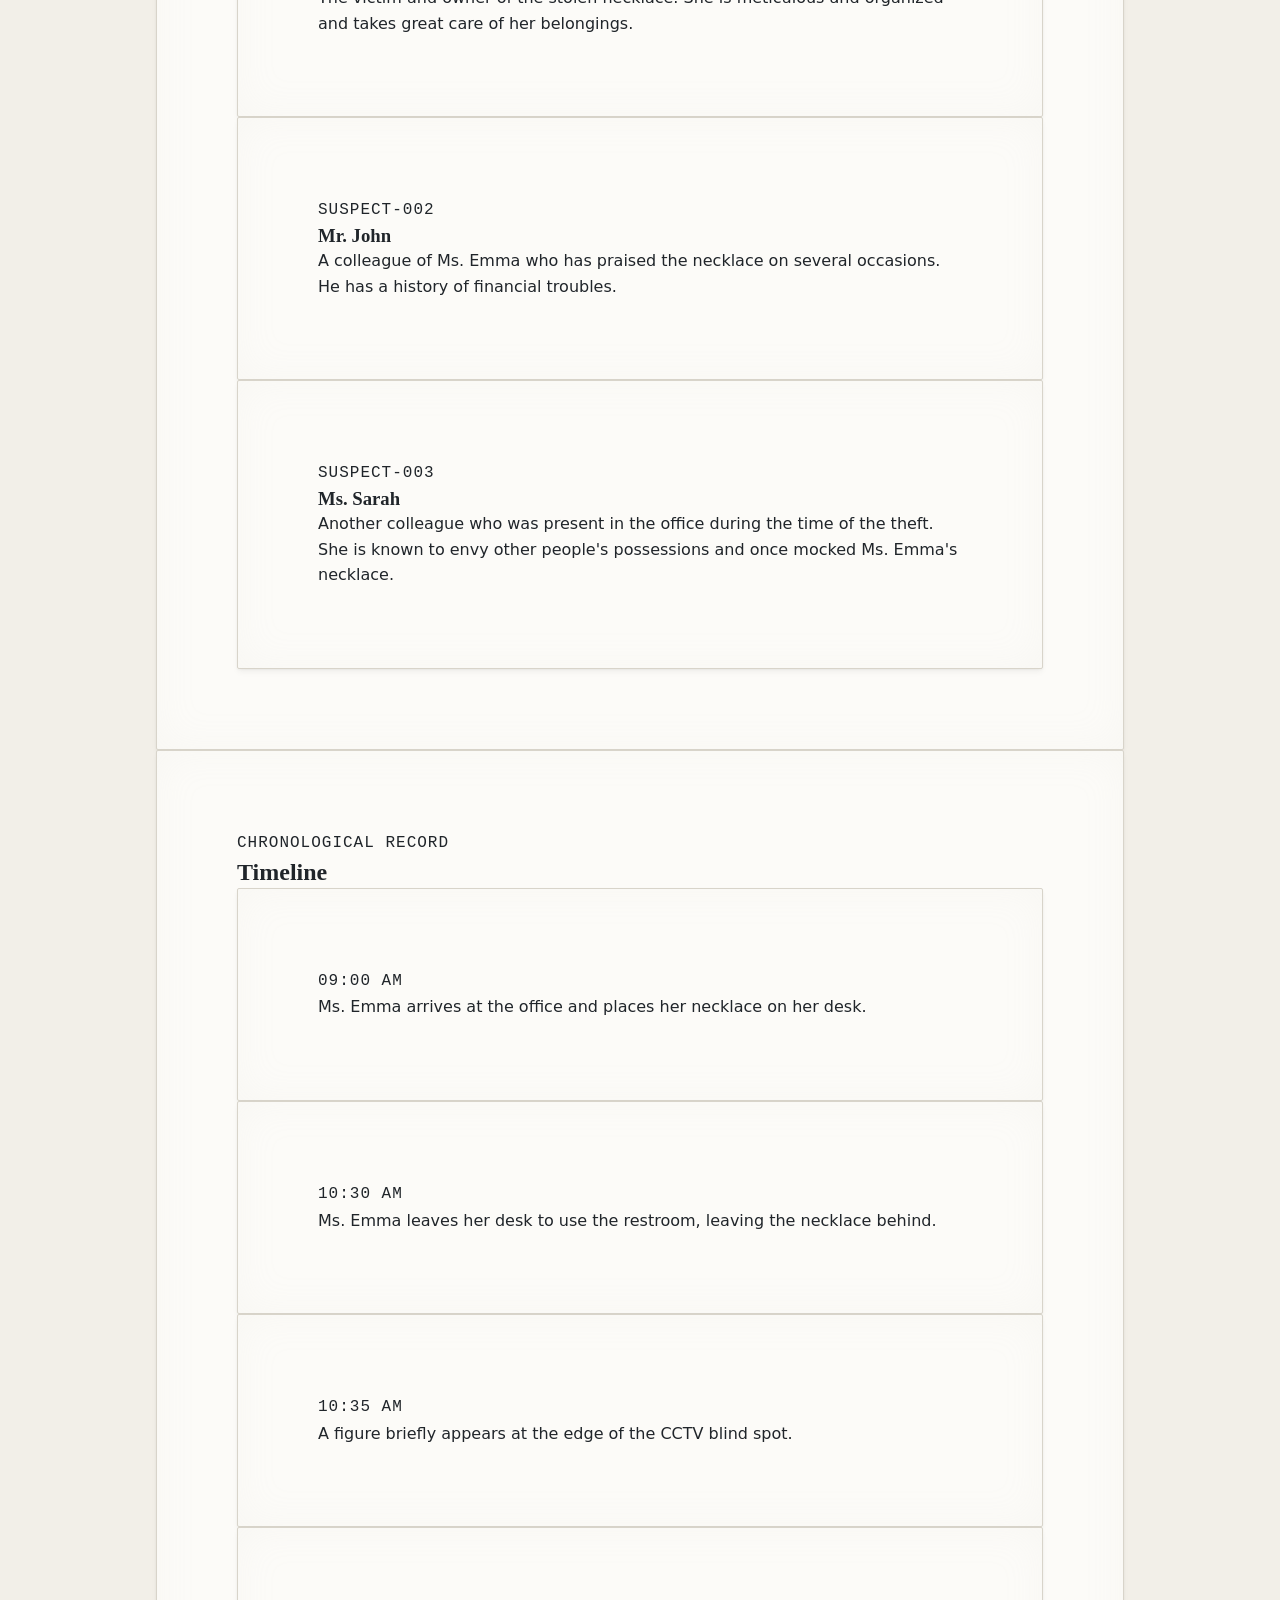
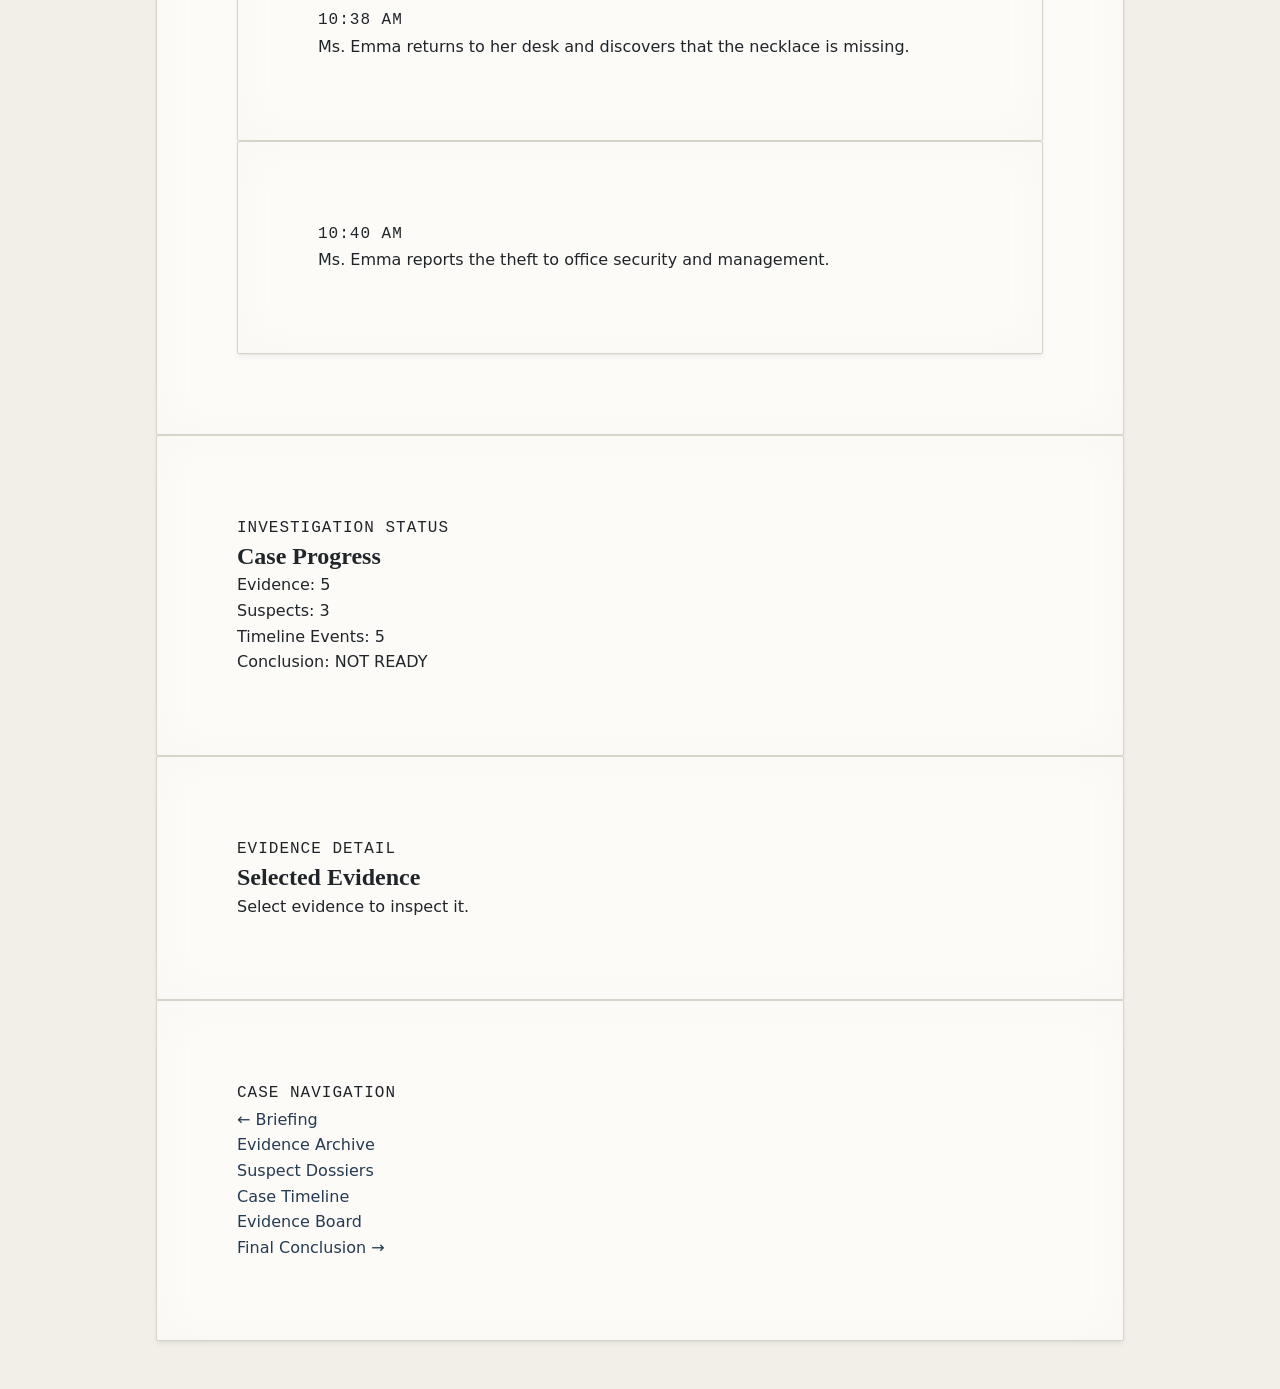
<file: pages/investigation.html>
<!DOCTYPE html>
<html lang="en">

<head>
    <meta charset="UTF-8">
    <meta name="viewport" content="width=device-width, initial-scale=1.0">

    <title>Investigation | Regular Daily Cases</title>

    <link rel="stylesheet" href="../css/global.css">

    <script src="../js/core.js" defer></script>
    <script src="../js/case-loader.js" defer></script>
</head>

<body>

    <header class="global-header">
        <div class="app-container header-content">

            <a href="../index.html" class="header-logo">
                <span class="logo-badge">RDC</span>
                <span>REGULAR DAILY CASES</span>
            </a>

            <div class="header-case-info">
                CASE FILE: <span id="header-case-id">#001</span>
            </div>

        </div>
    </header>


    <main class="app-container main-content">

        <section class="paper-card">

            <div class="mono-text">CASE #<span id="case-number">001</span></div>

            <h1 id="case-title">Loading case...</h1>

            <p id="case-type">Loading...</p>

            <p id="case-status">
                INVESTIGATION IN PROGRESS
            </p>

        </section>


        <section class="paper-card">

            <div class="mono-text">EVIDENCE</div>

            <h2>Available Evidence</h2>

            <div id="evidence-list">
                <p>Loading evidence...</p>
            </div>

        </section>


        <section class="paper-card">

            <div class="mono-text">PERSONS OF INTEREST</div>

            <h2>Suspects</h2>

            <div id="suspect-list">
                <p>Loading suspects...</p>
            </div>

        </section>


        <section class="paper-card">

            <div class="mono-text">CHRONOLOGICAL RECORD</div>

            <h2>Timeline</h2>

            <div id="timeline-list">
                <p>Loading timeline...</p>
            </div>

        </section>


        <section class="paper-card">

            <div class="mono-text">INVESTIGATION STATUS</div>

            <h2>Case Progress</h2>

            <div id="investigation-status">
                <p>Loading case status...</p>
            </div>

        </section>


        <section class="paper-card">

            <div class="mono-text">EVIDENCE DETAIL</div>

            <h2>Selected Evidence</h2>

            <div id="evidence-detail">
                <p>Select evidence to inspect it.</p>
            </div>

        </section>


        <nav class="paper-card">

            <div class="mono-text">CASE NAVIGATION</div>

            <p>
                <a href="briefing.html">← Briefing</a>
            </p>

            <p>
                <a href="evidence.html">Evidence Archive</a>
            </p>

            <p>
                <a href="suspects.html">Suspect Dossiers</a>
            </p>

            <p>
                <a href="timeline.html">Case Timeline</a>
            </p>

            <p>
                <a href="board.html">Evidence Board</a>
            </p>

            <p>
                <a href="conclusion.html">
                    Final Conclusion →
                </a>
            </p>

        </nav>

    </main>


    <script>
        document.addEventListener('DOMContentLoaded', async () => {

            const caseData = await window.caseLoader.loadCase();

            if (!caseData) {
                document.getElementById('case-title').textContent =
                    'Unable to load case';

                return;
            }


            // Case information

            document.getElementById('header-case-id').textContent =
                `#${caseData.id.replace('case-', '')}`;

            document.getElementById('case-number').textContent =
                caseData.id.replace('case-', '');

            document.getElementById('case-title').textContent =
                caseData.title;

            document.getElementById('case-type').textContent =
                `${caseData.type.toUpperCase()} • ${caseData.difficulty.toUpperCase()} • ${caseData.estimatedTime}`;


            // Evidence

            const evidenceList =
                document.getElementById('evidence-list');

            evidenceList.innerHTML = '';

            caseData.evidence.forEach((evidence) => {

                const item = document.createElement('div');

                item.className = 'paper-card';

                item.innerHTML = `
                    <div class="mono-text">${evidence.id}</div>
                    <h3>${formatEvidenceType(evidence.type)}</h3>
                    <p>${evidence.description}</p>
                    <p class="mono-text">STATUS: AVAILABLE</p>
                `;

                evidenceList.appendChild(item);

            });


            // Suspects

            const suspectList =
                document.getElementById('suspect-list');

            suspectList.innerHTML = '';

            caseData.suspects.forEach((suspect, index) => {

                const item = document.createElement('div');

                item.className = 'paper-card';

                item.innerHTML = `
                    <div class="mono-text">
                        SUSPECT-${String(index + 1).padStart(3, '0')}
                    </div>

                    <h3>${suspect.name}</h3>

                    <p>${suspect.description}</p>
                `;

                suspectList.appendChild(item);

            });


            // Timeline

            const timelineList =
                document.getElementById('timeline-list');

            timelineList.innerHTML = '';

            caseData.timeline.forEach((event) => {

                const item = document.createElement('div');

                item.className = 'paper-card';

                item.innerHTML = `
                    <div class="mono-text">${event.time}</div>
                    <p>${event.event}</p>
                `;

                timelineList.appendChild(item);

            });


            // Investigation status

            const investigationStatus =
                document.getElementById('investigation-status');

            investigationStatus.innerHTML = `
                <p>
                    Evidence: ${caseData.evidence.length}
                </p>

                <p>
                    Suspects: ${caseData.suspects.length}
                </p>

                <p>
                    Timeline Events: ${caseData.timeline.length}
                </p>

                <p>
                    Conclusion: NOT READY
                </p>
            `;

        });


        function formatEvidenceType(type) {

            return type
                .replaceAll('_', ' ')
                .replace(/\b\w/g, character => character.toUpperCase());

        }
    </script>

</body>

</html>
</file>
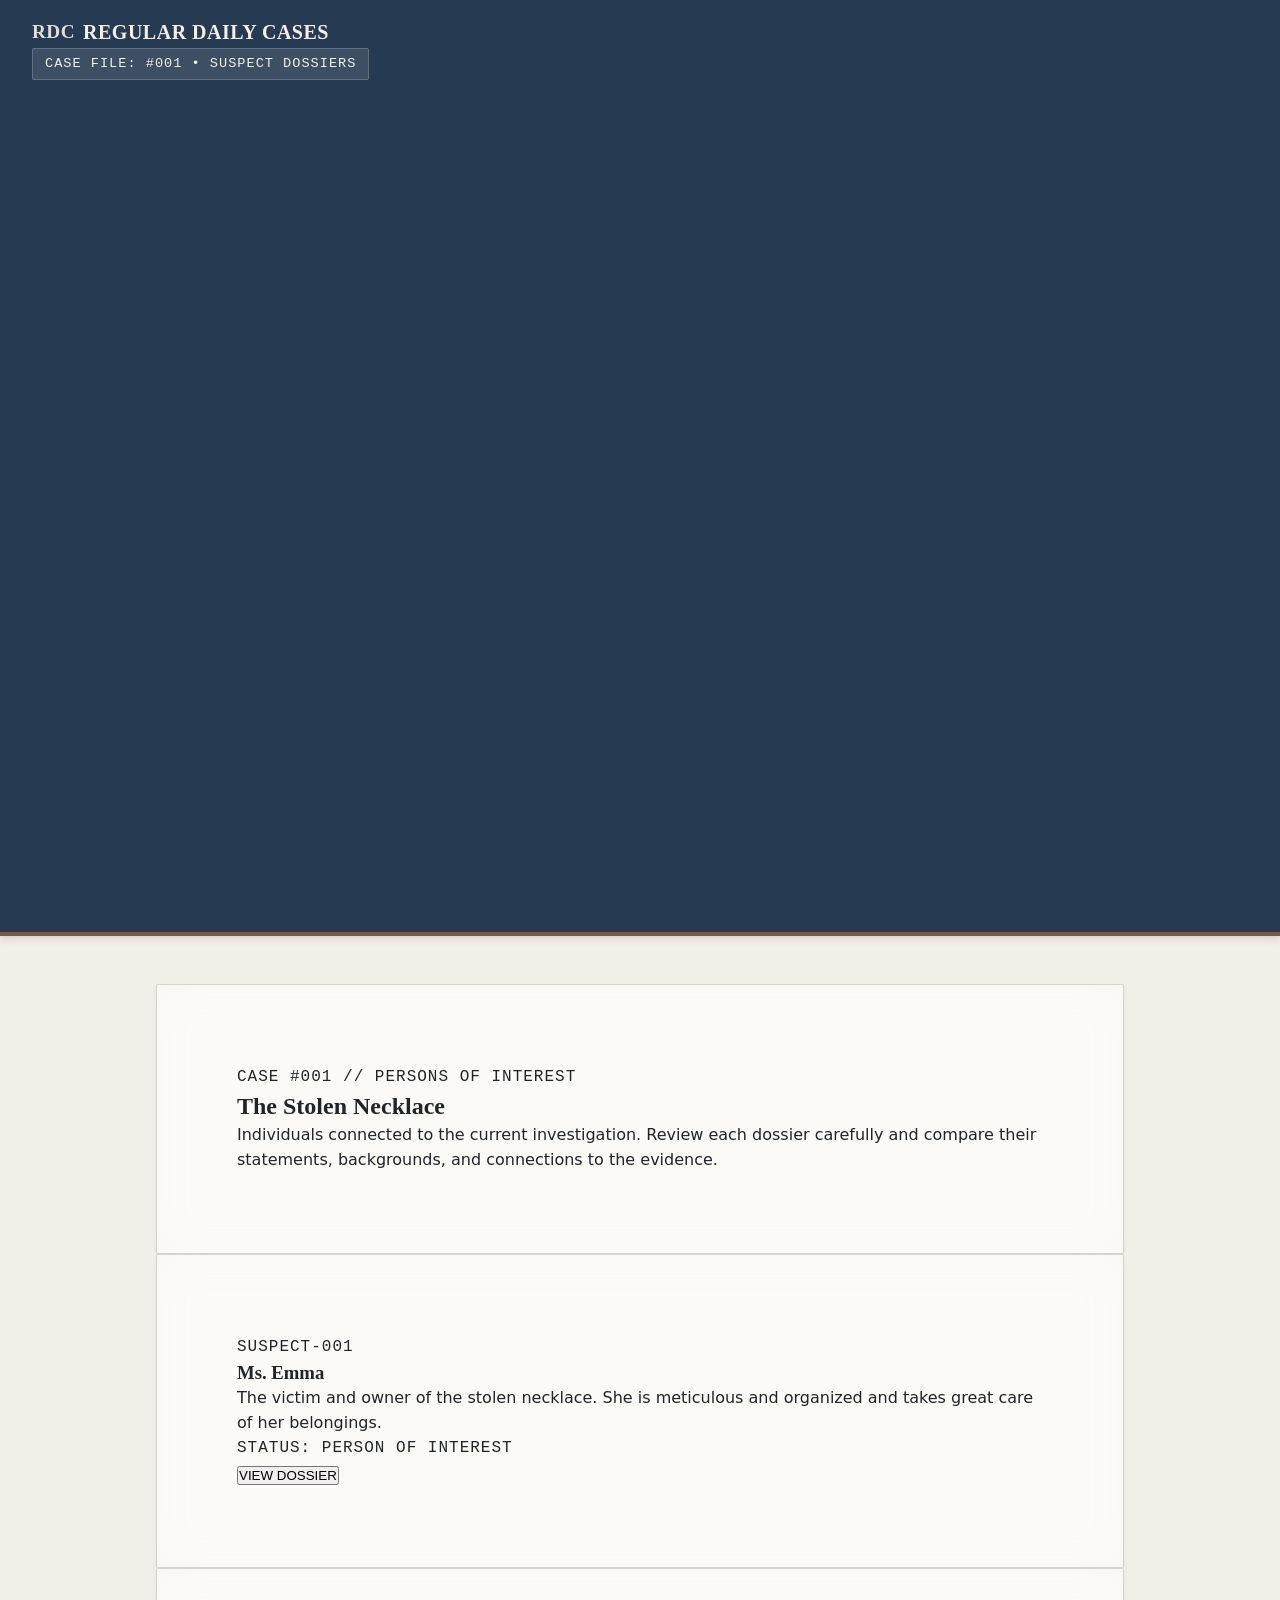
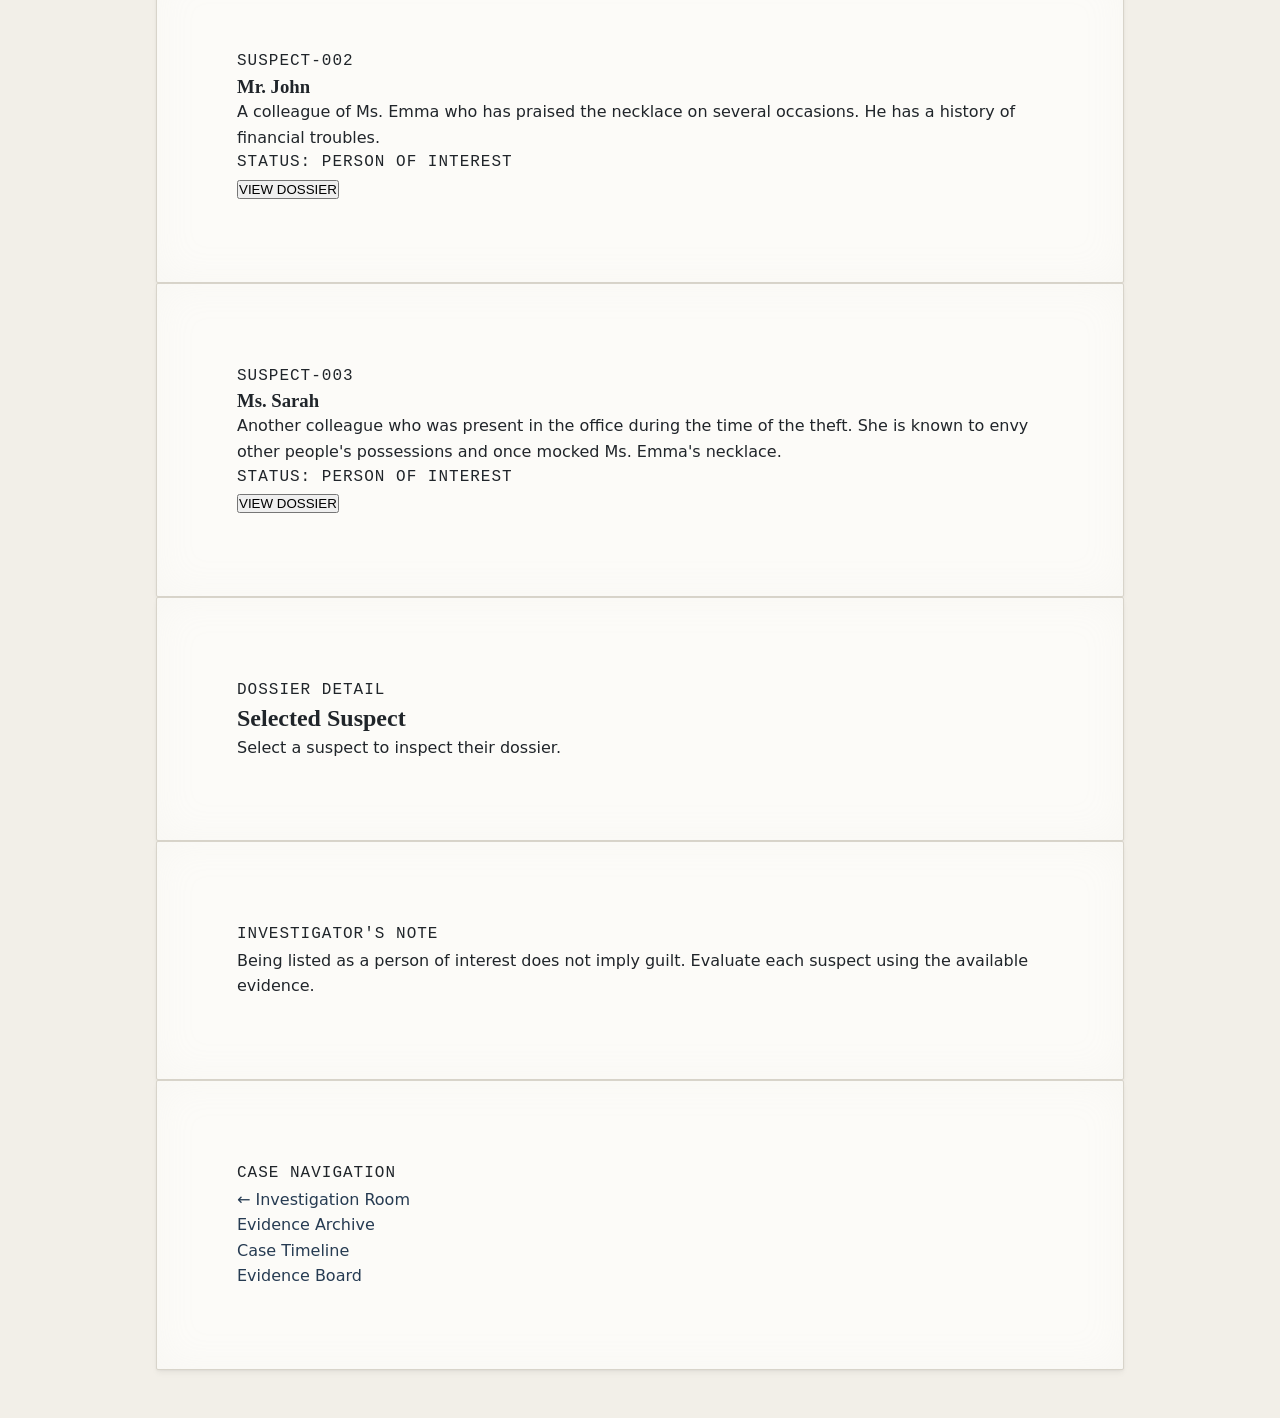
<file: pages/suspects.html>
<!DOCTYPE html>
<html lang="en">

<head>
    <meta charset="UTF-8">
    <meta name="viewport" content="width=device-width, initial-scale=1.0">

    <title>Suspect Dossiers | Regular Daily Cases</title>

    <link rel="stylesheet" href="../css/global.css">

    <script src="../js/core.js" defer></script>
    <script src="../js/case-loader.js" defer></script>
    <script src="../js/suspects.js" defer></script>
</head>

<body>

    <header class="global-header">

        <div class="app-container header-content">

            <a href="../index.html" class="header-logo">
                <span class="logo-badge">RDC</span>
                <span>REGULAR DAILY CASES</span>
            </a>

            <div class="header-case-info">
                CASE FILE: <span id="header-case-id">#001</span>
                • SUSPECT DOSSIERS
            </div>

        </div>

    </header>


    <main class="app-container main-content">


        <section class="paper-card">

            <div class="mono-text">
                CASE #<span id="case-number">001</span>
                // PERSONS OF INTEREST
            </div>

            <h1 id="case-title">
                Loading case...
            </h1>

            <p>
                Individuals connected to the current investigation.
                Review each dossier carefully and compare their
                statements, backgrounds, and connections to the evidence.
            </p>

        </section>


        <section>

            <div id="suspect-list">

                <article class="paper-card">
                    <p>Loading suspects...</p>
                </article>

            </div>

        </section>


        <section class="paper-card">

            <div class="mono-text">
                DOSSIER DETAIL
            </div>

            <h2>Selected Suspect</h2>

            <div id="suspect-detail">

                <p>
                    Select a suspect to inspect their dossier.
                </p>

            </div>

        </section>


        <section class="paper-card">

            <div class="mono-text">
                INVESTIGATOR'S NOTE
            </div>

            <p>
                Being listed as a person of interest does not imply guilt.
                Evaluate each suspect using the available evidence.
            </p>

        </section>


        <nav class="paper-card">

            <div class="mono-text">
                CASE NAVIGATION
            </div>

            <p>
                <a href="investigation.html">
                    ← Investigation Room
                </a>
            </p>

            <p>
                <a href="evidence.html">
                    Evidence Archive
                </a>
            </p>

            <p>
                <a href="timeline.html">
                    Case Timeline
                </a>
            </p>

            <p>
                <a href="board.html">
                    Evidence Board
                </a>
            </p>

        </nav>

    </main>

</body>

</html>
</file>
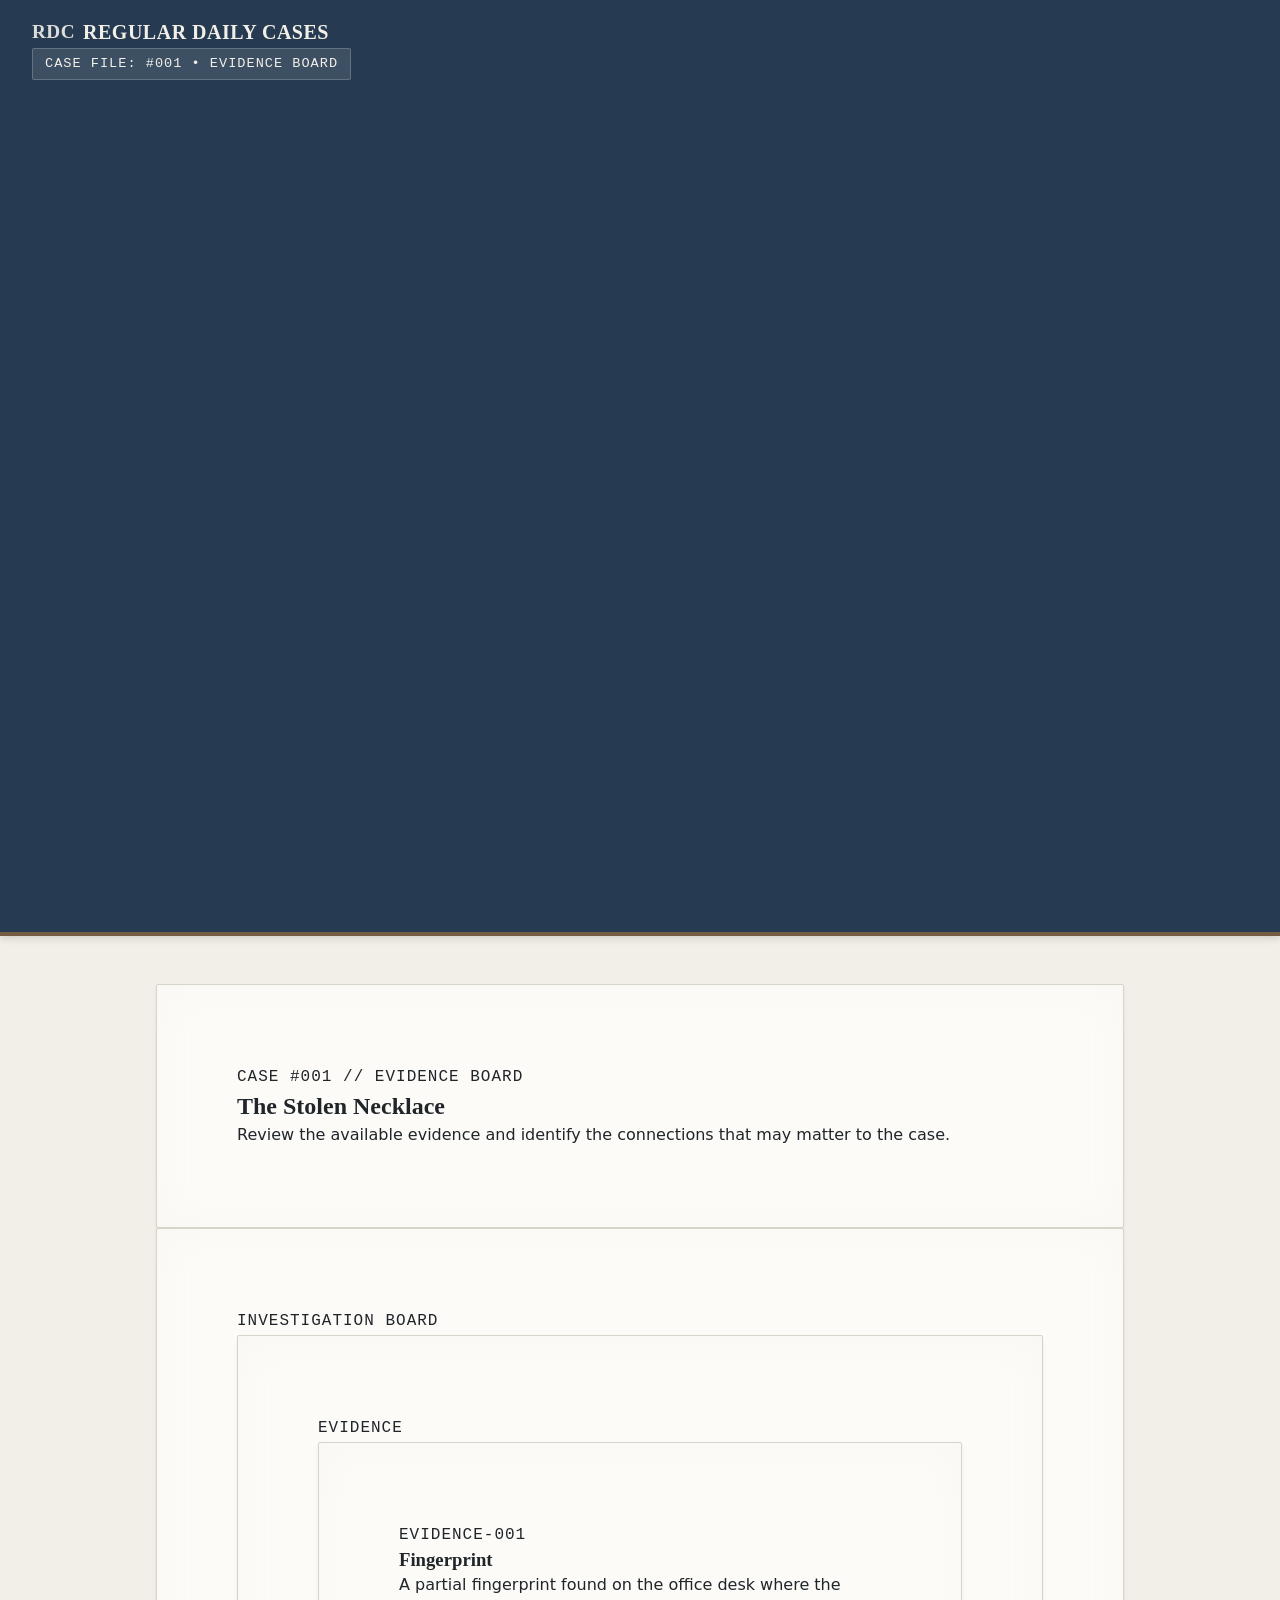
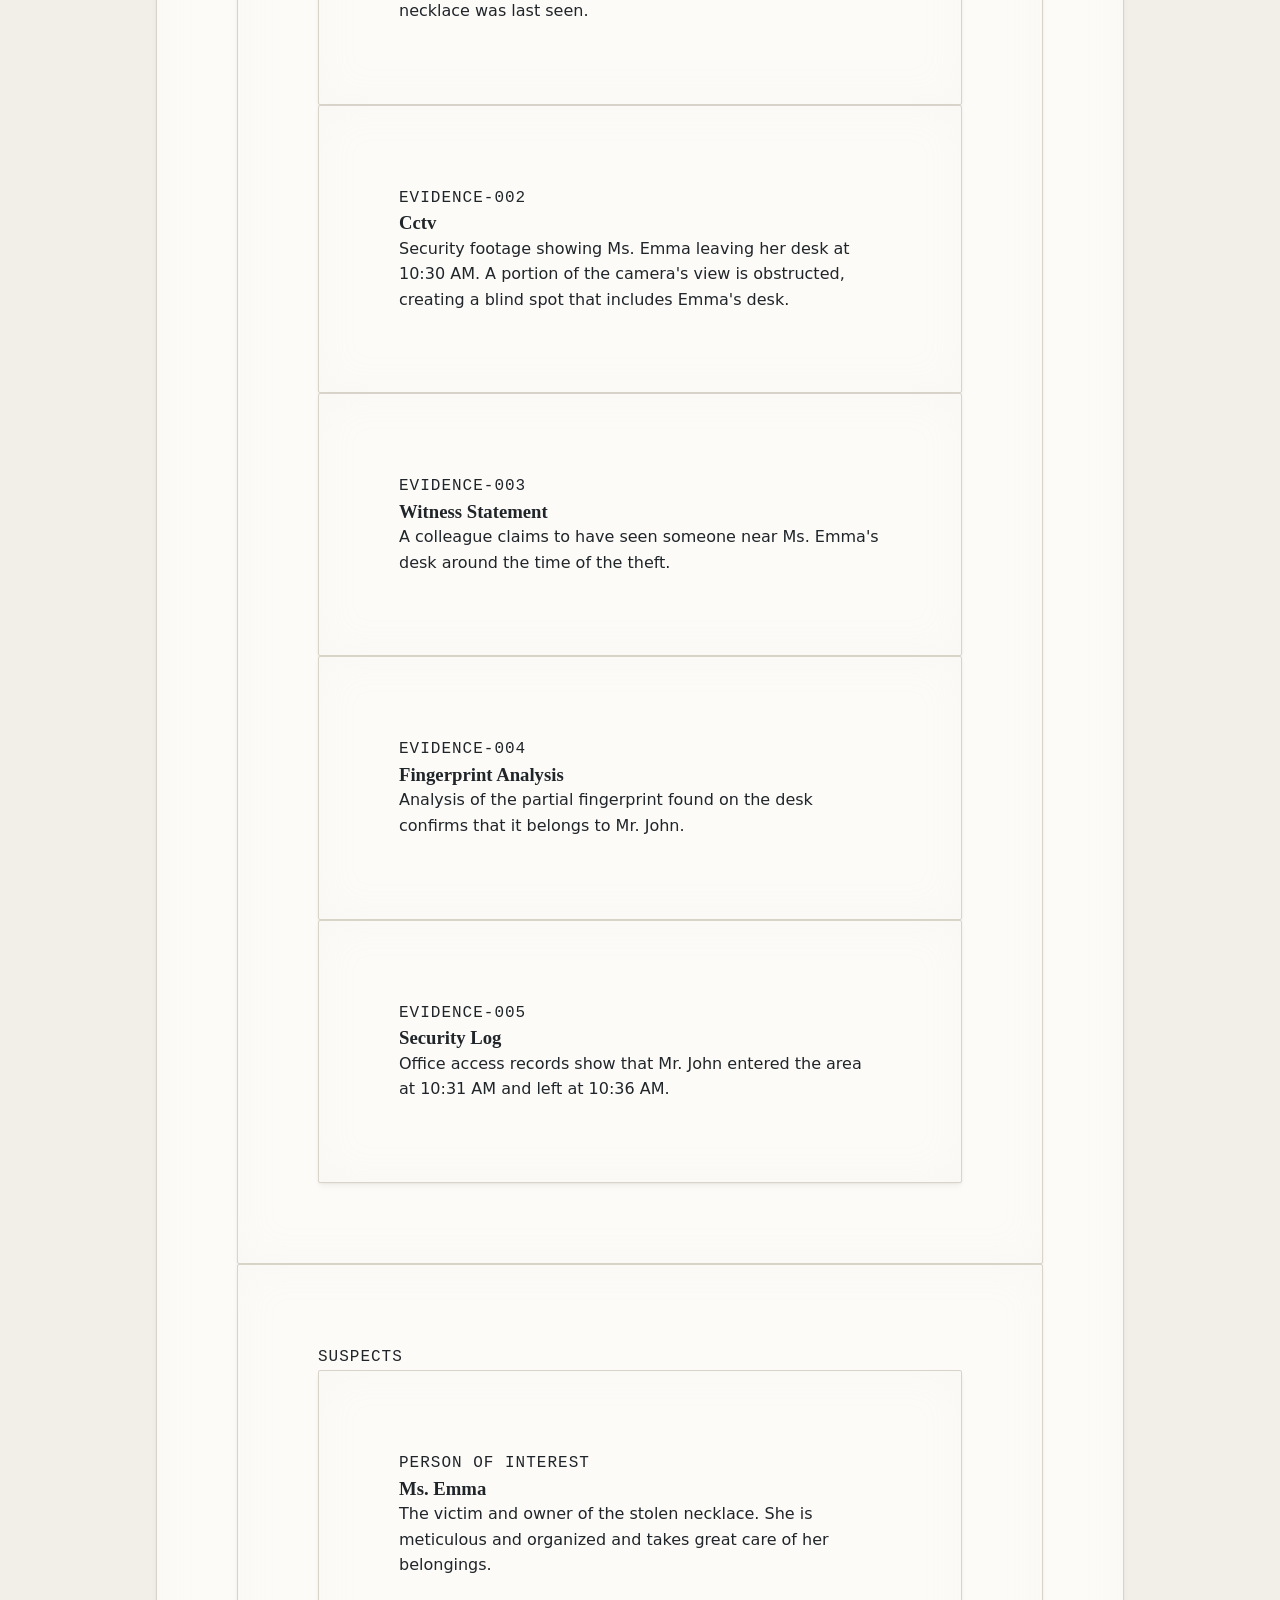
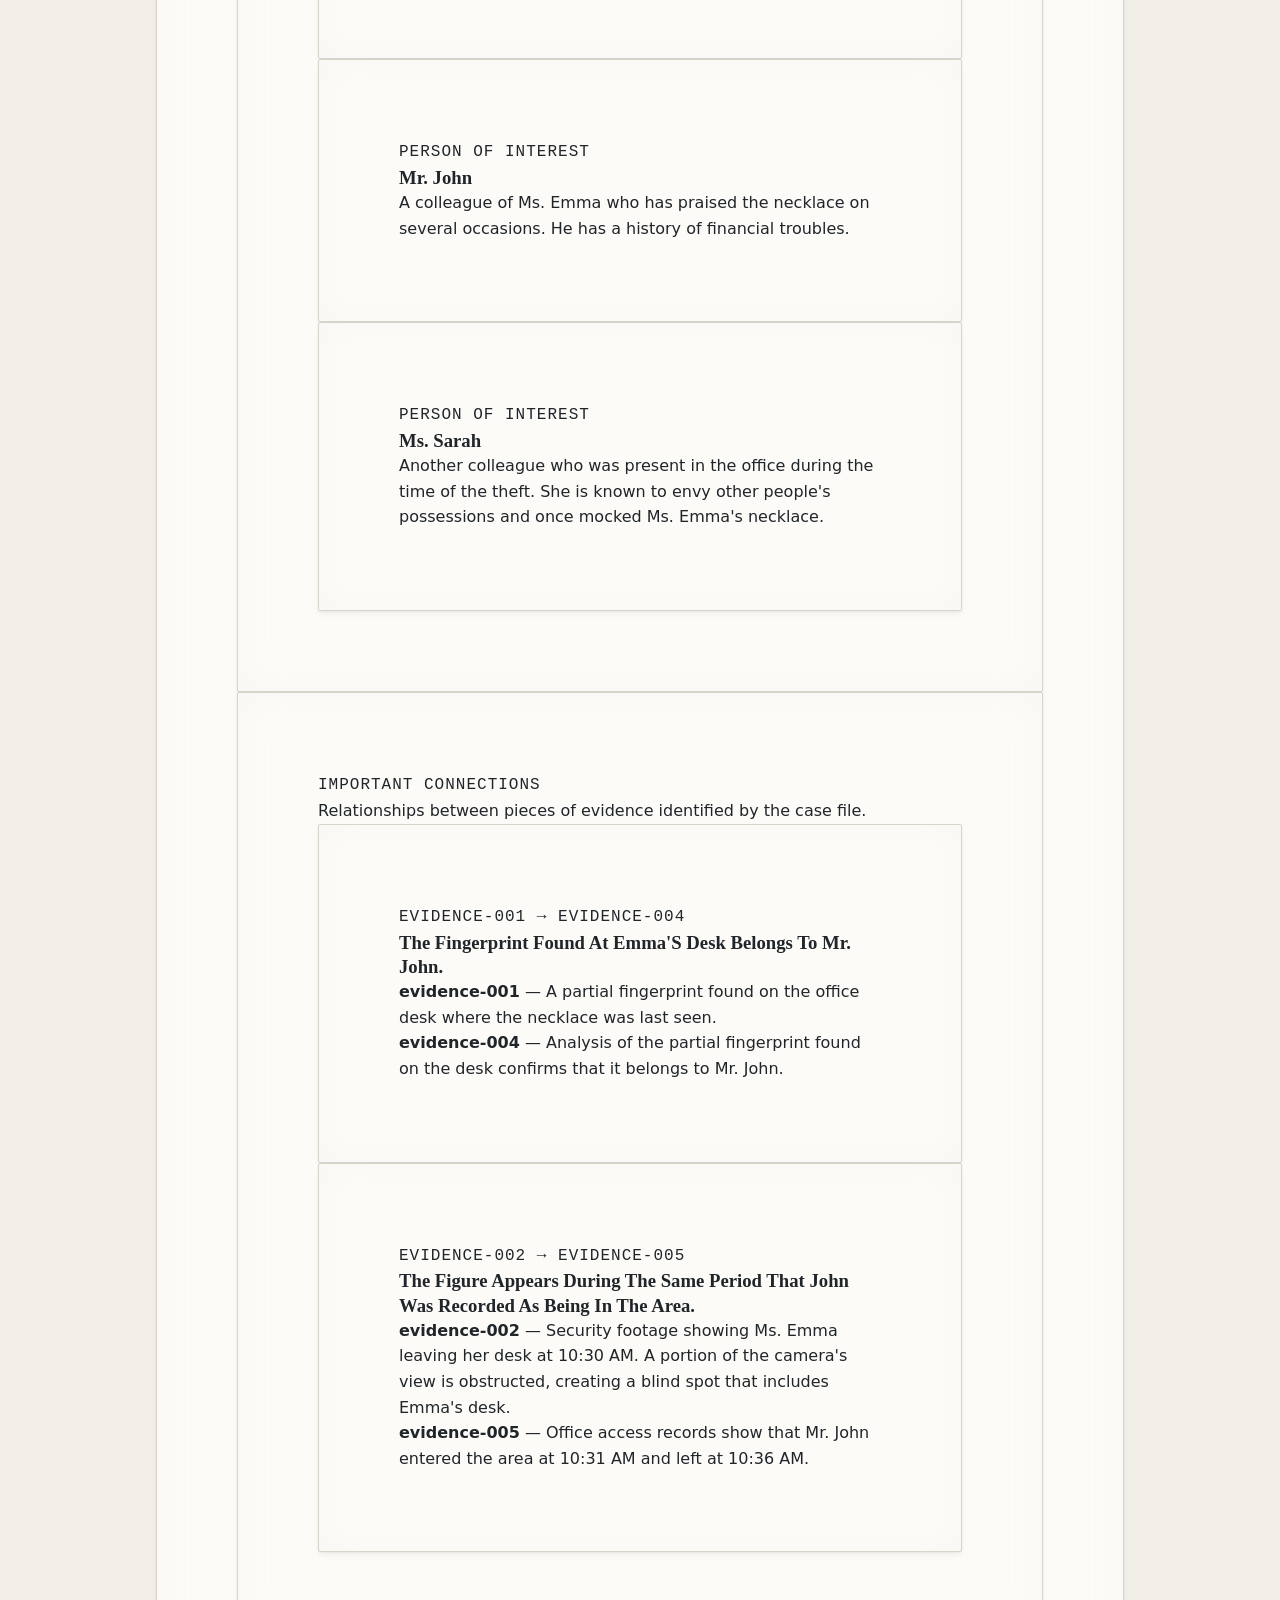
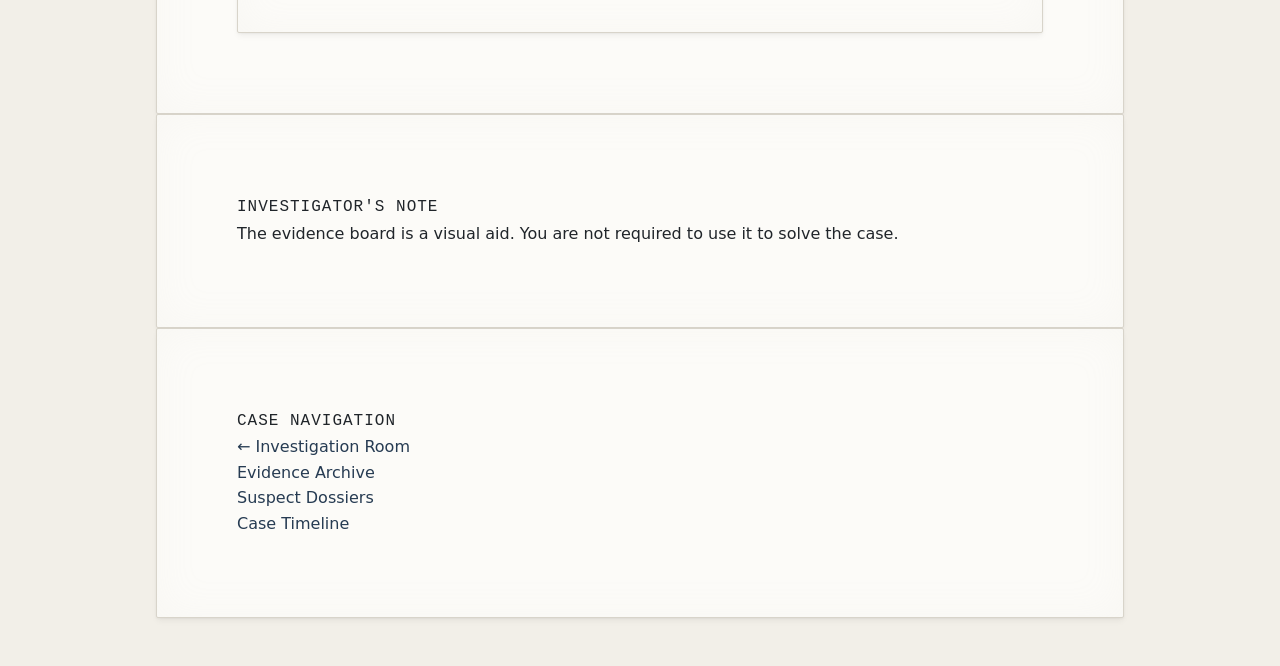
<file: pages/timeline.html>
<!DOCTYPE html>
<html lang="en">

<head>
    <meta charset="UTF-8">
    <meta name="viewport" content="width=device-width, initial-scale=1.0">

    <title>Evidence Board | Regular Daily Cases</title>

    <link rel="stylesheet" href="../css/global.css">

    <script src="../js/core.js" defer></script>
    <script src="../js/board.js" defer></script>
</head>

<body>

    <header class="global-header">

        <div class="app-container header-content">

            <a href="../index.html" class="header-logo">
                <span class="logo-badge">RDC</span>
                <span>REGULAR DAILY CASES</span>
            </a>

            <div class="header-case-info">
                CASE FILE: <span id="header-case-id">#001</span>
                • EVIDENCE BOARD
            </div>

        </div>

    </header>


    <main class="app-container main-content">

        <section class="paper-card">

            <div class="mono-text">
                CASE #<span id="case-number">001</span>
                // EVIDENCE BOARD
            </div>

            <h1 id="case-title">
                The Stolen Necklace
            </h1>

            <p>
                Review the available evidence and identify
                the connections that may matter to the case.
            </p>

        </section>


        <section class="paper-card">

            <div class="mono-text">
                INVESTIGATION BOARD
            </div>

            <div id="board-area">

                <article class="paper-card">
                    <h3>Evidence Board</h3>
                    <p>
                        Evidence connections will appear here
                        as the investigation develops.
                    </p>
                </article>

            </div>

        </section>


        <section class="paper-card">

            <div class="mono-text">
                INVESTIGATOR'S NOTE
            </div>

            <p>
                The evidence board is a visual aid.
                You are not required to use it to solve the case.
            </p>

        </section>


        <nav class="paper-card">

            <div class="mono-text">
                CASE NAVIGATION
            </div>

            <p>
                <a href="investigation.html">
                    ← Investigation Room
                </a>
            </p>

            <p>
                <a href="evidence.html">
                    Evidence Archive
                </a>
            </p>

            <p>
                <a href="suspects.html">
                    Suspect Dossiers
                </a>
            </p>

            <p>
                <a href="timeline.html">
                    Case Timeline
                </a>
            </p>

        </nav>

    </main>

</body>

</html>
</file>
<file: css/global.css>
/* STREAMING_CHUNK: Defining CSS variables for the color palette and typography... */
:root {
/* Color Palette */
--color-ivory: #F2EFE8;
--color-paper-gray: #D8D4CA;
--color-police-blue: #263B52;
--color-dark: #20252A;
--color-vintage-brown: #765C43;
--color-muted-red: #9A3D32;
--color-paper-white: #FCFBF8; /* Crisp paper contrast against ivory */

/* Typography */
--font-ui: 'Inter', system-ui, -apple-system, sans-serif;
--font-heading: 'Lora', Georgia, serif;
--font-mono: 'Roboto Mono', 'Courier New', monospace;

/* Spacing & Layout */
--spacing-xs: 0.5rem;
--spacing-sm: 1rem;
--spacing-md: 2rem;
--spacing-lg: 3rem;
--spacing-xl: 5rem;
--max-width-content: 1000px;
--max-width-reading: 700px;


}

/* STREAMING_CHUNK: Setting up foundational reset and base element styles... */
*, *::before, *::after {
box-sizing: border-box;
margin: 0;
padding: 0;
}

body {
font-family: var(--font-ui);
background-color: var(--color-ivory);
color: var(--color-dark);
line-height: 1.6;
font-size: 16px;
overflow-x: hidden;
/* Subtle paper texture approximation via color */
}

h1, h2, h3, h4, h5, h6 {
font-family: var(--font-heading);
font-weight: 600;
line-height: 1.3;
color: var(--color-dark);
}

a {
color: var(--color-police-blue);
text-decoration: none;
transition: color 0.2s ease, opacity 0.2s ease;
}

a:hover {
color: var(--color-vintage-brown);
}

/* STREAMING_CHUNK: Configuring accessibility features and focus states... */
:focus {
outline: 2px solid var(--color-vintage-brown);
outline-offset: 3px;
}

:focus:not(:focus-visible) {
outline: none;
}

@media (prefers-reduced-motion: reduce) {
*, ::before, ::after {
animation-duration: 0.01ms !important;
animation-iteration-count: 1 !important;
transition-duration: 0.01ms !important;
scroll-behavior: auto !important;
}
}

/* STREAMING_CHUNK: Styling the main application shell and layout structure... */
.app-container {
display: flex;
flex-direction: column;
min-height: 100vh;
}

.main-content {
flex: 1;
width: 100%;
max-width: var(--max-width-content);
margin: 0 auto;
padding: var(--spacing-lg) var(--spacing-sm);
}

/* STREAMING_CHUNK: Designing the official department header... */
.global-header {
background-color: var(--color-police-blue);
color: var(--color-ivory);
display: flex;
justify-content: space-between;
align-items: center;
padding: var(--spacing-sm) var(--spacing-md);
border-bottom: 4px solid var(--color-vintage-brown);
box-shadow: 0 2px 8px rgba(0, 0, 0, 0.15);
}

.header-logo {
display: flex;
align-items: center;
gap: var(--spacing-xs);
font-family: var(--font-heading);
font-weight: 700;
font-size: 1.25rem;
color: var(--color-ivory);
letter-spacing: 0.5px;
}

.header-logo:hover {
color: var(--color-paper-gray);
}

.logo-badge {
font-size: 1.2rem;
opacity: 0.9;
}

.header-case-info {
font-family: var(--font-mono);
font-size: 0.85rem;
background-color: rgba(255, 255, 255, 0.1);
padding: 0.25rem 0.75rem;
border: 1px solid rgba(255, 255, 255, 0.2);
border-radius: 2px;
letter-spacing: 1px;
}

/* STREAMING_CHUNK: Creating the physical paper card aesthetic... */
.paper-card {
background-color: var(--color-paper-white);
border: 1px solid var(--color-paper-gray);
border-radius: 2px;
padding: var(--spacing-xl);
box-shadow:
0 4px 6px -1px rgba(32, 37, 42, 0.05),
0 1px 3px -1px rgba(32, 37, 42, 0.1),
inset 0 0 40px rgba(216, 212, 202, 0.1); /*Subtle paper variation */
position: relative;
}

.mono-text {
font-family: var(--font-mono);
text-transform: uppercase;
letter-spacing: 1px;
}

/* STREAMING_CHUNK: Styling the landing page specific components... */
.landing-card {
display: flex;
flex-direction: column;
align-items: center;
text-align: center;
}

.card-stamp {
color: var(--color-muted-red);
font-size: 0.85rem;
font-weight: 600;
border: 2px solid var(--color-muted-red);
padding: 0.25rem 0.75rem;
margin-bottom: var(--spacing-lg);
opacity: 0.8;
transform: rotate(-1deg); /* Slight analog imperfection */
display: inline-block;
}

.landing-title {
font-size: 3rem;
color: var(--color-dark);
margin-bottom: var(--spacing-xs);
letter-spacing: -0.5px;
}

.landing-subtitle {
font-family: var(--font-ui);
font-size: 1.2rem;
color: var(--color-vintage-brown);
font-weight: 500;
margin-bottom: var(--spacing-lg);
}

.divider {
width: 100%;
max-width: 200px;
height: 1px;
background-color: var(--color-paper-gray);
margin: var(--spacing-md) 0;
}

.atmosphere-block {
max-width: var(--max-width-reading);
margin: 0 auto var(--spacing-lg);
color: var(--color-dark);
font-size: 1.05rem;
}

.atmosphere-block p {
margin-bottom: var(--spacing-sm);
}

.atmosphere-block p:last-child {
margin-bottom: 0;
}

/* STREAMING_CHUNK: Designing the primary action buttons... */
.action-zone {
display: flex;
flex-direction: column;
align-items: center;
gap: var(--spacing-sm);
margin-top: var(--spacing-md);
}

.btn-primary {
display: inline-block;
background-color: var(--color-police-blue);
color: var(--color-ivory);
font-family: var(--font-ui);
font-weight: 600;
font-size: 1.1rem;
padding: 1rem 2.5rem;
border: 2px solid transparent;
border-radius: 2px;
cursor: pointer;
box-shadow: 0 2px 4px rgba(38, 59, 82, 0.2);
}

.btn-primary:hover {
background-color: var(--color-dark);
color: var(--color-paper-white);
transform: translateY(-1px);
box-shadow: 0 4px 6px rgba(38, 59, 82, 0.3);
}

.btn-primary:active {
transform: translateY(1px);
box-shadow: none;
}

.action-note {
font-size: 0.75rem;
color: var(--color-vintage-brown);
opacity: 0.8;
}

/* STREAMING_CHUNK: Formatting the feature cards grid... */
.landing-features {
display: grid;
grid-template-columns: repeat(3, 1fr);
gap: var(--spacing-md);
margin-top: var(--spacing-lg);
}

.feature-card {
background-color: var(--color-paper-white);
border: 1px solid var(--color-paper-gray);
border-top: 4px solid var(--color-vintage-brown);
padding: var(--spacing-md);
border-radius: 2px;
box-shadow: 0 2px 4px rgba(0, 0, 0, 0.03);
transition: transform 0.2s ease, box-shadow 0.2s ease;
}

.feature-card:hover {
transform: translateY(-2px);
box-shadow: 0 4px 8px rgba(0, 0, 0, 0.06);
}

.feature-tag {
display: block;
font-size: 0.75rem;
color: var(--color-police-blue);
margin-bottom: var(--spacing-xs);
font-weight: 500;
}

.feature-card h3 {
font-size: 1.25rem;
margin-bottom: var(--spacing-xs);
}

.feature-card p {
font-size: 0.95rem;
color: #4a4f55; /* Slightly muted dark for readability */
}

/* STREAMING_CHUNK: Constructing the global footer... */
.global-footer {
background-color: transparent;
border-top: 1px solid var(--color-paper-gray);
padding: var(--spacing-md);
text-align: center;
color: var(--color-dark);
opacity: 0.7;
margin-top: auto;
}

.global-footer p {
font-family: var(--font-heading);
font-size: 0.95rem;
margin-bottom: var(--spacing-xs);
}

.footer-subtext {
font-size: 0.7rem;
color: var(--color-vintage-brown);
}

/* STREAMING_CHUNK: Applying responsive breakpoints for tablet and mobile... */
@media (max-width: 900px) {
.landing-features {
grid-template-columns: repeat(2, 1fr);
}
}

@media (max-width: 600px) {
.main-content {
padding: var(--spacing-md) var(--spacing-sm);
}

.paper-card {
    padding: var(--spacing-md);
}

.landing-title {
    font-size: 2.2rem;
}

.landing-features {
    grid-template-columns: 1fr;
}

.global-header {
    flex-direction: column;
    align-items: flex-start;
    gap: var(--spacing-sm);
}

.header-case-info {
    align-self: flex-start;
}


}
</file>
